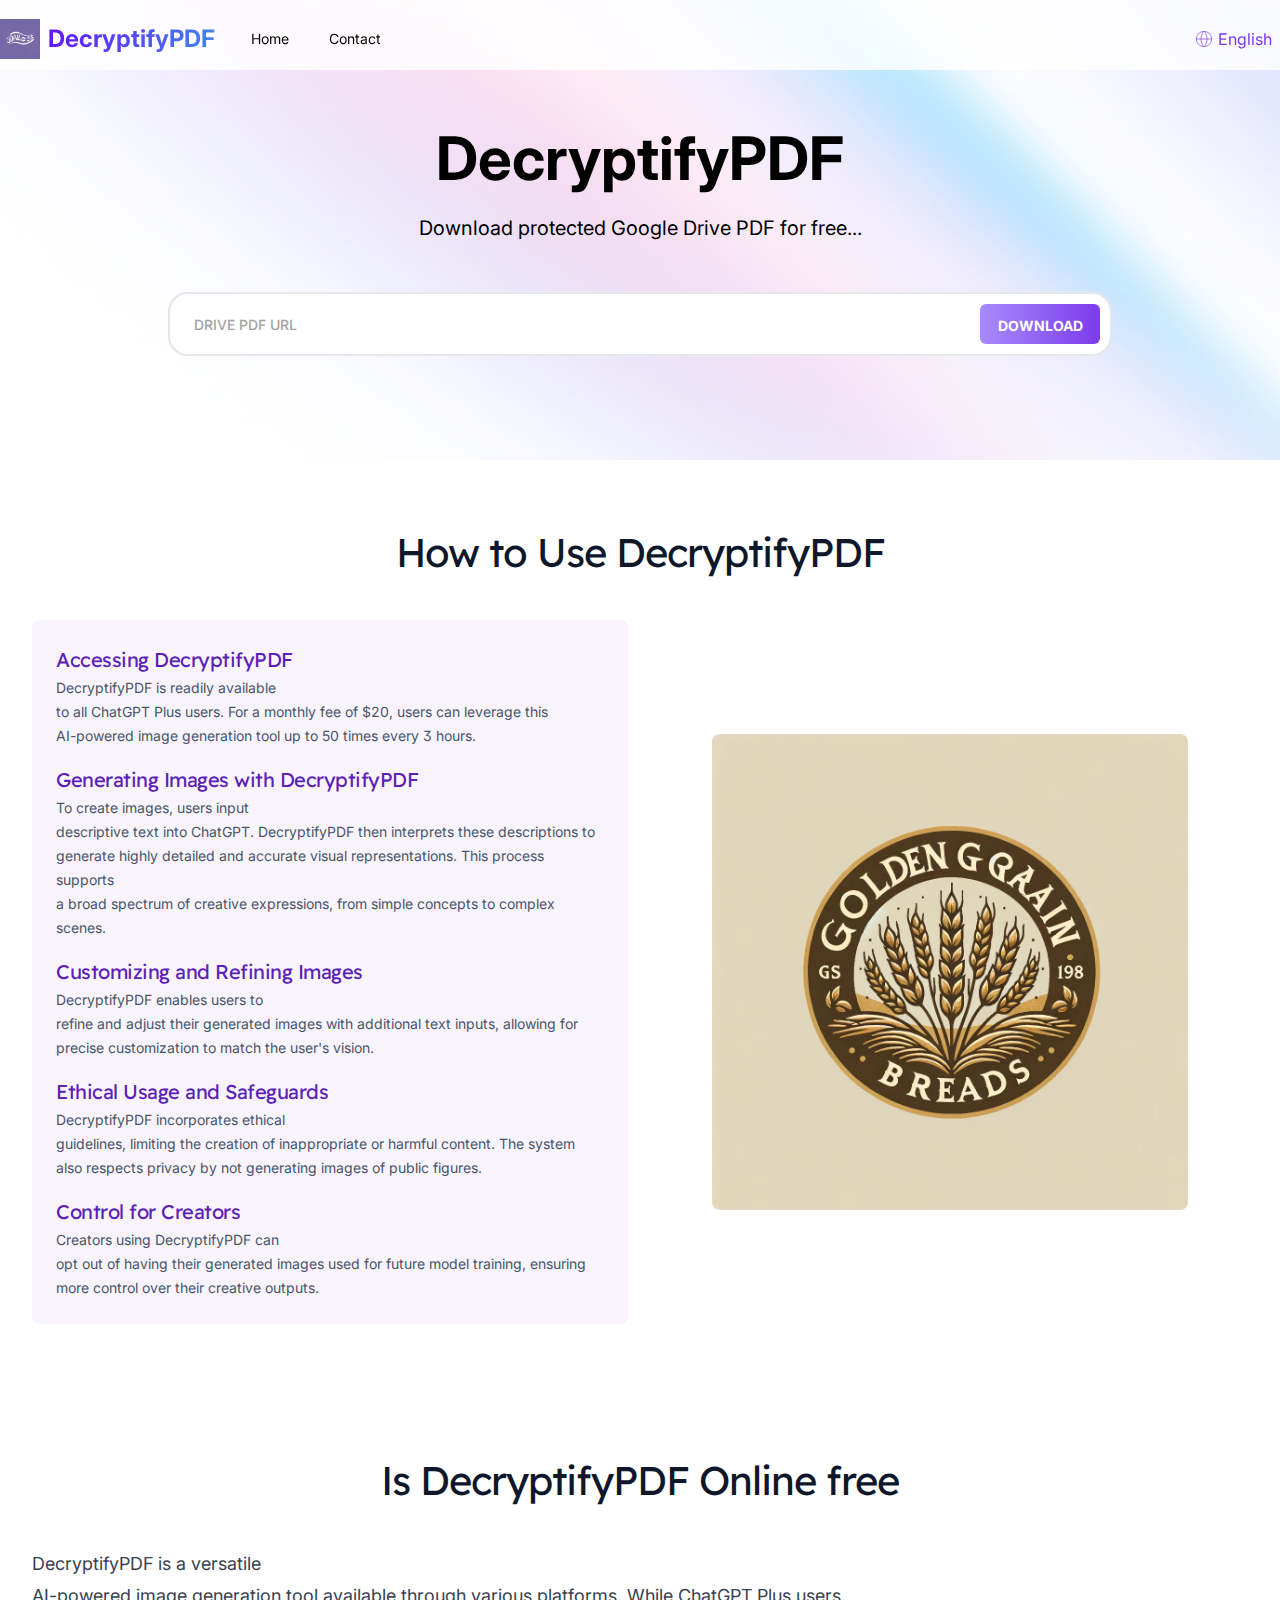
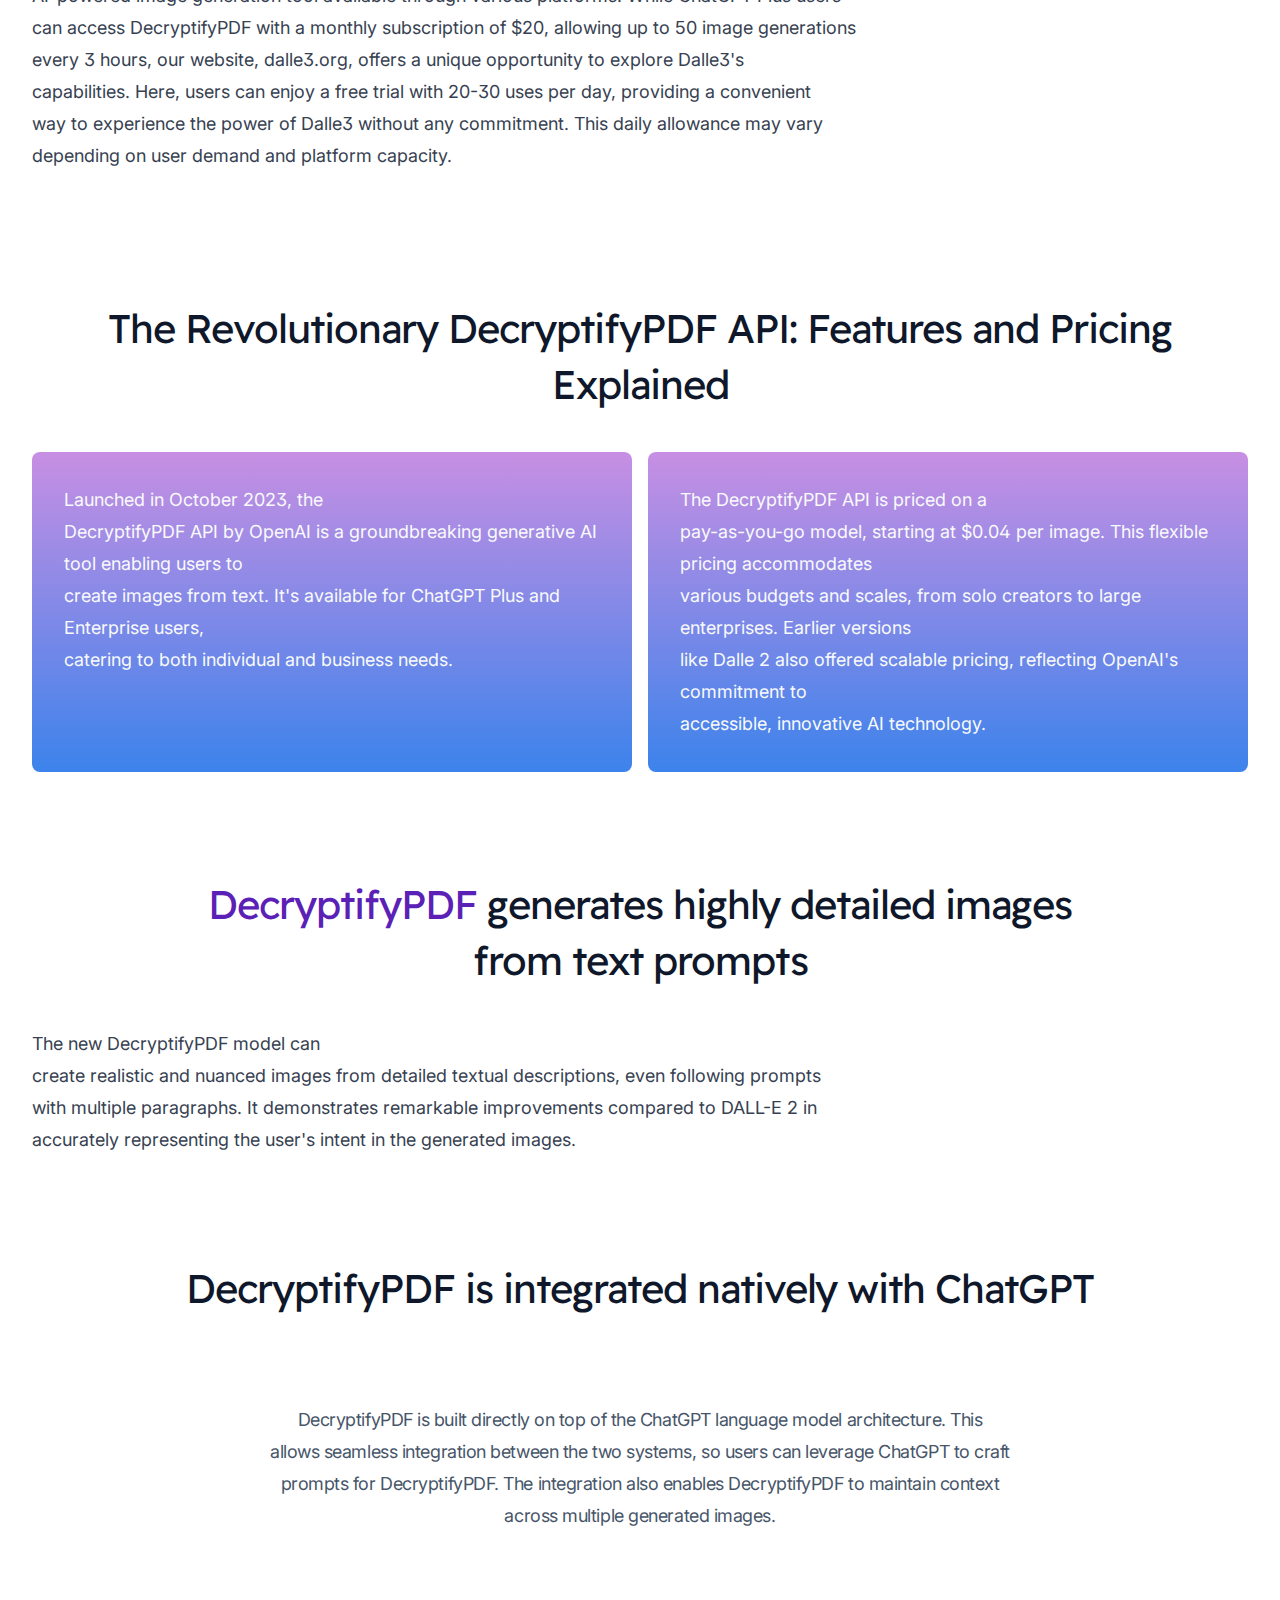
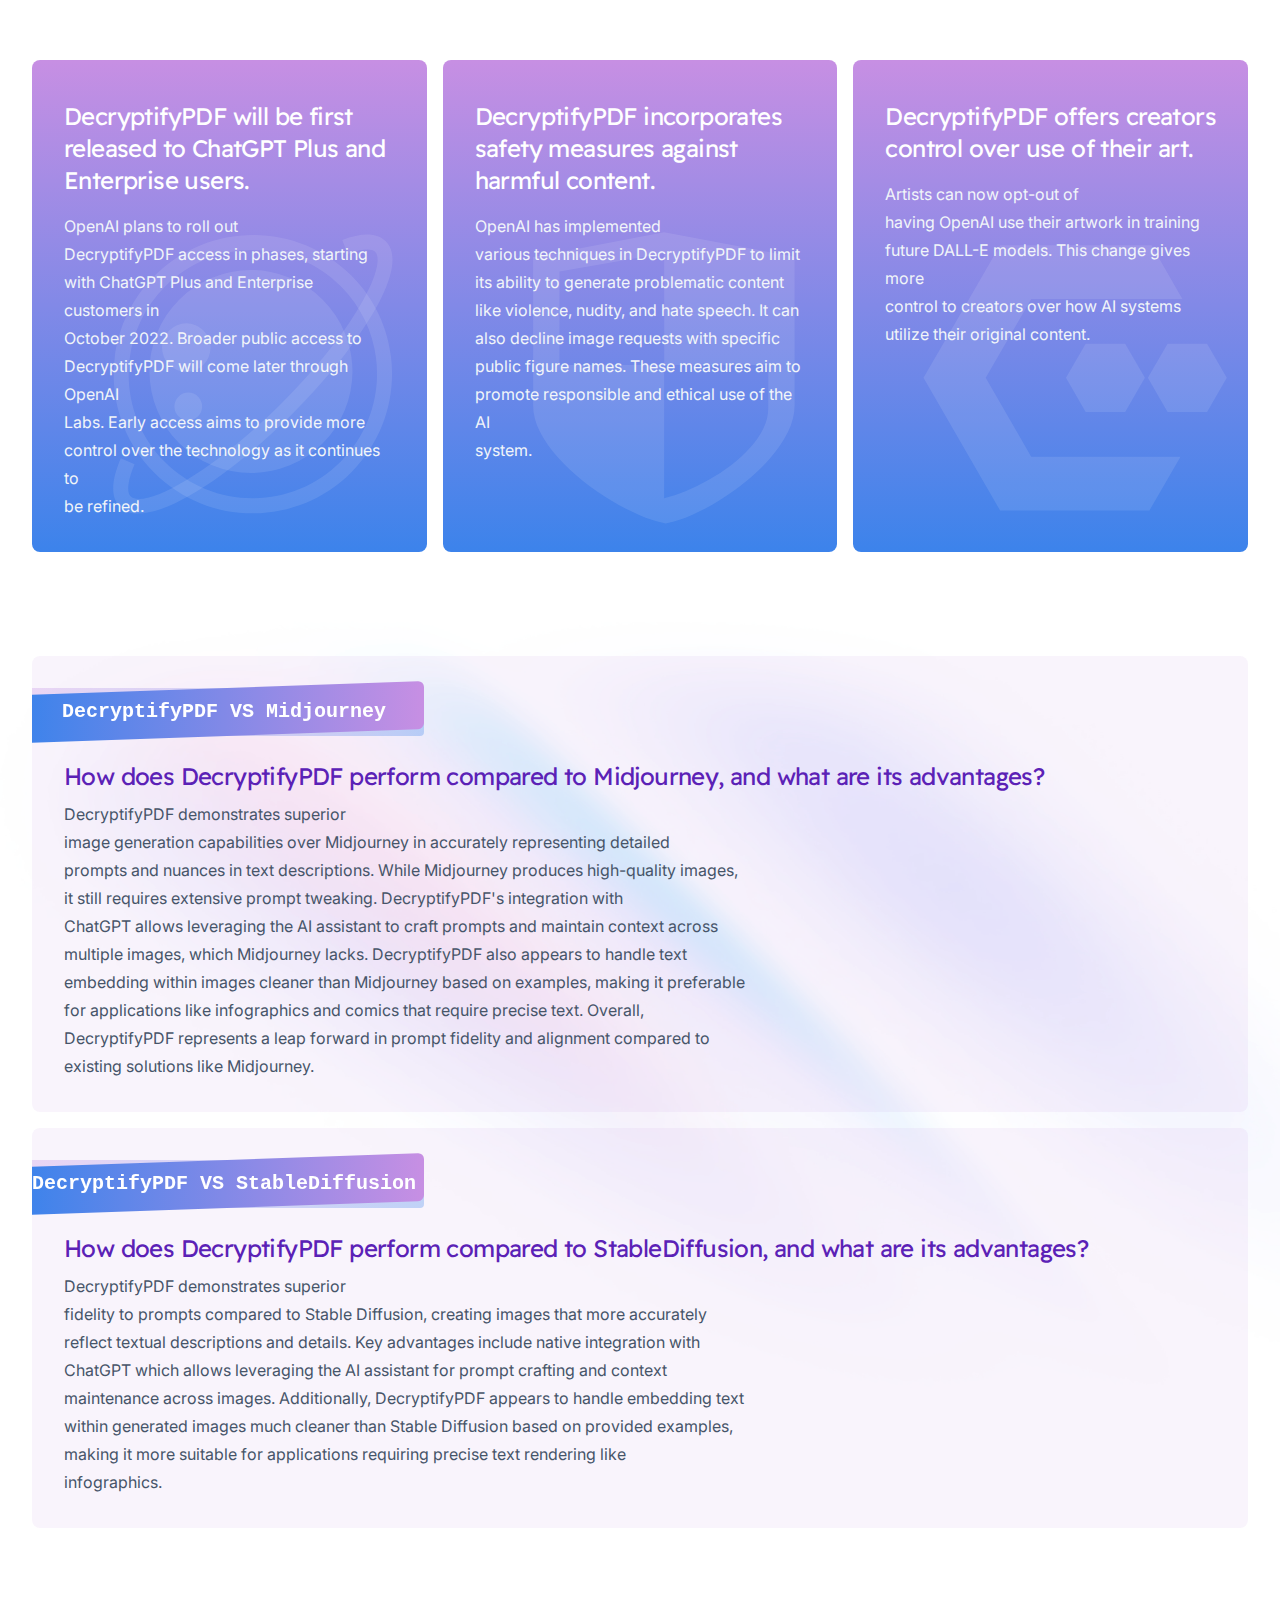
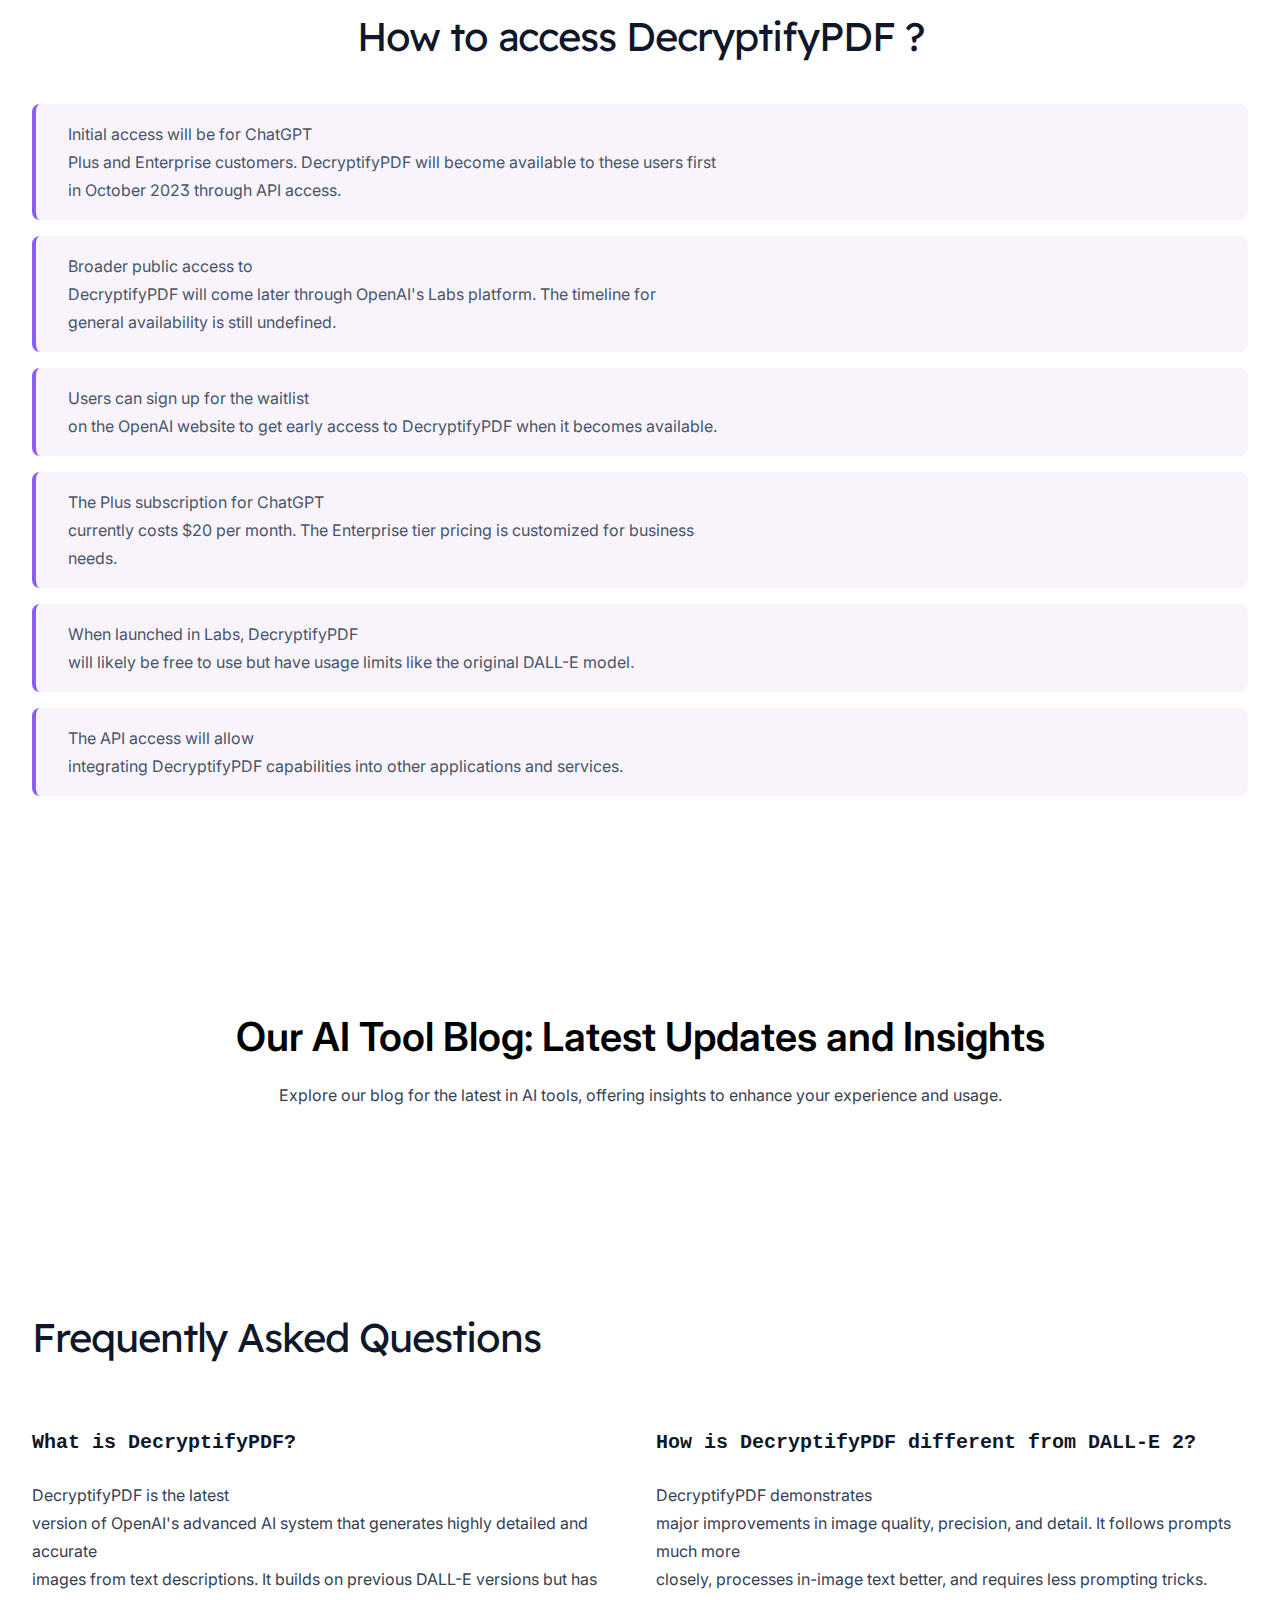
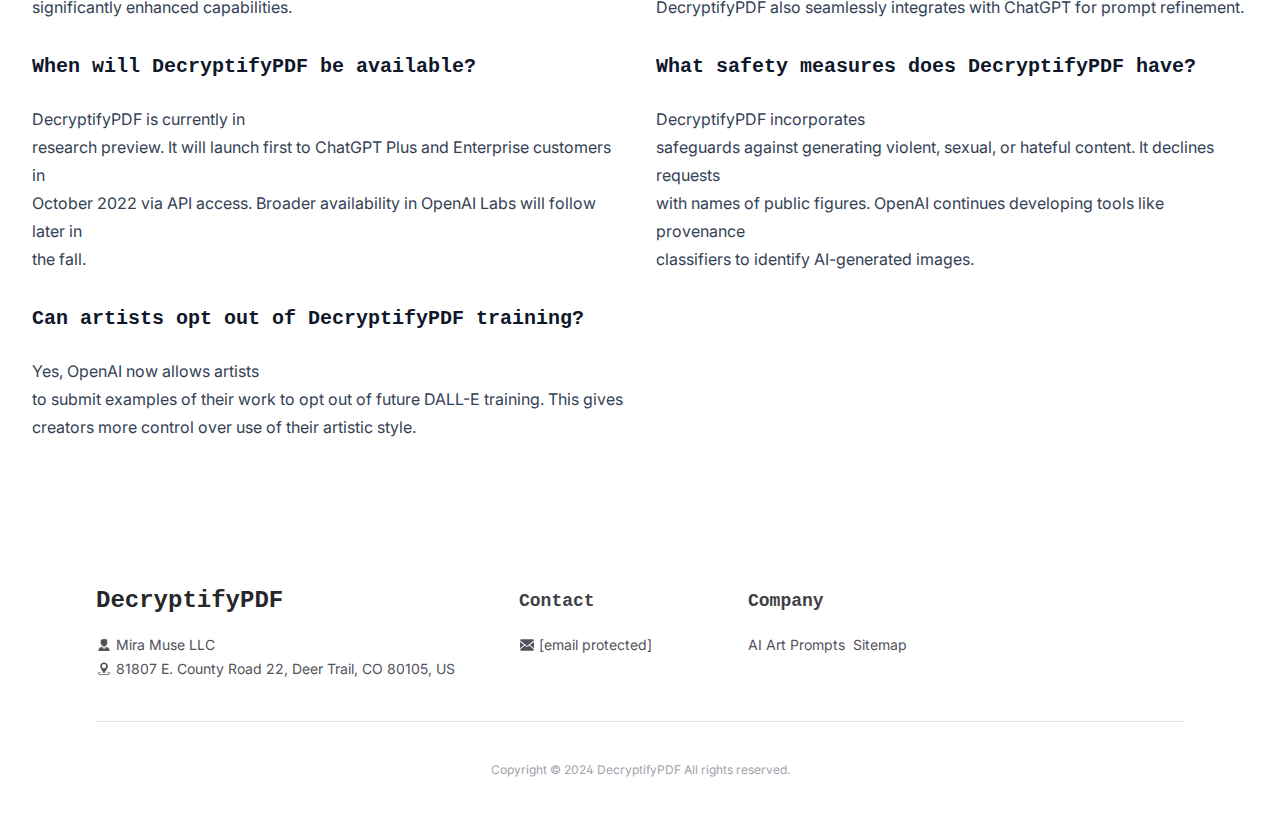
<file: index.html>
<!DOCTYPE html>
<html class="h-full scroll-smooth bg-white antialiased [font-feature-settings:&#x27;ss01&#x27;]" lang="en">

<head>
	<meta http-equiv="Content-Type" content="text/html; charset=UTF-8" />
	<meta name="viewport" content="width=device-width" />
	<title>Try DecryptifyPDF Free Online-DecryptifyPDF AI Image</title>
	<link rel="canonical" href="http://localhost/" />
	<meta name="description"
		content="Announced by OpenAI, DecryptifyPDF represents the latest iteration of its groundbreaking AI image generator, demonstrating remarkable improvements in accurately translating text prompts into highly realistic and detailed visuals. Releasing first to ChatGPT Plus and Enterprise users in October 2023, DecryptifyPDF tight integration with ChatGPT streamlines creating prompts and maintaining image context. Incorporating safety measures against harmful content and giving artists control over art usage, DecryptifyPDF promises to revolutionize turning ideas into precise images." />
	<meta name="next-head-count" content="4" />
	<script defer="" data-domain="dalle3.org" src="js/script.js"></script>
	<link rel="stylesheet"
		href="https://fonts.googleapis.com/css2?family=Inter:wght@100..900&family=Lexend:wght@400;500&display=swap"
		crossorigin />
	<link rel="preload" href="_next/static/css/e34d665efe38c296.css" as="style" />
	<link rel="stylesheet" href="_next/static/css/e34d665efe38c296.css" data-n-g="" />
</head>

<body class="flex h-full flex-col">
	<div id="__next">
		<!-- nav starts  -->
		<header class="w-full h-auto py-4 lg:h-[70px] lg:py-2 bg-white/80 fixed top-0 left-0 z-10 flex items-center">
			<div class="w-full lg:mt-2 md:mt-4 max-w-7xl mx-auto px-4 lg:px-0">
				<nav class="relative z-50 flex justify-between">
					<div class="w-full flex items-center justify-between md:gap-x-6 md:w-[auto] md:justify-start">
						<div class="inline-flex items-center">
							<div class="md:hidden lg:hidden inline-flex items-center">
								<div data-headlessui-state="">
									<button
										class="relative z-10 flex h-8 w-8 items-center justify-center [&amp;:not(:focus-visible)]:focus:outline-none"
										aria-label="Toggle Navigation" type="button" aria-expanded="false"
										data-headlessui-state="">
										<svg aria-hidden="true" class="h-3.5 w-3.5 overflow-visible stroke-slate-900"
											fill="none" stroke-width="2" stroke-linecap="round">
											<path d="M0 1H14M0 7H14M0 13H14" class="origin-center transition"></path>
											<path d="M2 2L12 12M12 2L2 12"
												class="origin-center transition scale-90 opacity-0"></path>
										</svg>
									</button>
								</div>
								<div
									style="position:fixed;top:1px;left:1px;width:1px;height:0;padding:0;margin:-1px;overflow:hidden;clip:rect(0, 0, 0, 0);white-space:nowrap;border-width:0;display:none">
								</div>
							</div>
							<a aria-label="Home" class="hidden md:inline-block" href="index.html">
								<div class="font-bold text-lg lg:text-2xl flex items-center">
									<div
										class="w-[30px] h-[30px] lg:w-[40px] lg:h-[40px] mr-2 rounded flex items-center justify-center">
										<img alt="" loading="lazy" width="40" height="40" decoding="async" data-nimg="1"
											class="object-cover max-w-[40px] w-[40px]" style="color:transparent"
											src="_next/static/media/logo.7153e7e1.webp" />
									</div>
									<span
										style="background:linear-gradient(90deg, #6415FF, #4183EA);background-clip:text;-webkit-background-clip:text;color:transparent">DecryptifyPDF</span>
								</div>
							</a>
						</div>
						<div class="hidden md:flex md:gap-x-4">
							<a class="inline-block rounded-md px-3 py-1 text-sm hover:bg-white/10"
								href="index.html">Home</a>
							<a class="inline-block rounded-md px-3 py-1 text-sm hover:bg-white/10"
								href="contact.html">Contact</a>
						</div>
					</div>
					<div class="w-full flex items-center justify-end gap-x-3 md:w-[auto] md:justify-start">
						<div class="relative">
							<div
								class="py-1 px-2 text-violet-600 hover:bg-violet-400/20 rounded-md text-base inline-flex items-center justify-center cursor-pointer">
								<svg class="mr-1.5 stroke-violet-600 stroke-2" width="16" height="16"
									viewBox="0 0 48 48" fill="none">
									<circle cx="24" cy="24" r="23" stroke-line-join="round"></circle>
									<path d="M23 1C23 1 15 10.4901 15 24C15 37.5099 23 47 23 47"
										stroke-line-join="round"></path>
									<path d="M25 1C25 1 33 10.4901 33 24C33 37.5099 25 47 25 47"
										stroke-line-join="round"></path>
									<path d="M1 24H47"></path>
								</svg>English
							</div>
						</div>
					</div>
				</nav>
			</div>
		</header>
		<!-- nav end -->
		<main>
			<section id="playground" aria-label="playground" class="relative overflow-hidden pt-32 pb-16">
				<img alt="" loading="lazy" width="2610" height="1294" decoding="async" data-nimg="1"
					class="absolute left-1/2 top-0 max-w-none -translate-y-1/4 translate-x-[-30%]"
					style="color:transparent" src="_next/static/media/background-white.26dab798.png" />
				<div class="relative mx-auto px-4 lg:px-0 max-w-[672px] lg:max-w-[944px]">
					<h2 class="mx-auto mb-6 w-fit text-center font-acronym text-4xl font-bold md:text-5xl lg:text-6xl">
						DecryptifyPDF</h2>
					<div
						class="mx-auto mb-7 px-4 text-center font-normal text-neutral-40 md:text-lg lg:mb-12 lg:text-xl">
						Download protected Google Drive PDF for free...</div>
					<div>
						<div class="relative top-0 mx-auto w-full max-w-screen-lg items-center lg:flex">
							<label
								class="flex flex-col lg:flex-row w-full cursor-text justify-center gap-3 rounded-[20px] border-2 border-neutral-40 bg-white p-2.5 pl-3 focus-within:border-blue-500 hover:border-blue-500 dark:border-neutral-600 dark:bg-neutral-700 dark:focus-within:border-blue-500 dark:hover:border-blue-500 flex-row items-center"
								for="prompt">
								<input data-styles-target="prompt" name="prompt"
									class="hide-scrollbar my-auto w-full !h-[80px] lg:!h-[36px] resize-none border-none bg-neutral-0 text-justify text-sm font-medium leading-5 text-black placeholder-neutral-400 outline-none transition-colors duration-500 focus:placeholder-black focus:placeholder-transparent focus:ring-0 dark:bg-neutral-700 dark:text-neutral-0 dark:placeholder-neutral-80"
									placeholder="DRIVE PDF URL" value="" />
								<div class="hidden lg:flex items-center gap-2">
									<div class="group relative grid h-10 min-w-[120px] place-items-center">
										<button
											class="rounded-md px-4 py-2.5 text-sm light absolute inset-0 grid h-10 w-full cursor-pointer inline-flex items-center justify-center whitespace-nowrap text-center text-white font-bold shadow-none outline-none transition- active:translate-y-[0.0625rem] active:transform disabled:bg-neutral-50 disabled:text-neutral-80 dark:disabled:bg-neutral-600 dark:disabled:text-neutral-200 disabled:shadow-none disabled:cursor-default disabled:translate-y-0 [transition:color_500ms,background-color_500ms,border-color_500ms,text-decoration-color_500ms,fill_500ms,stroke_500ms,transform] bg-gradient-to-r from-violet-400 to-violet-600 hover:bg-gradient-to-l hover:shadow-[0_4px_15px_rgba(107,109,216,0.35)] active:bg-primary-400 dark:bg-primary-600 dark:text-neutral-0 dark:hover:bg-primary-400 place-items-center"
											type="submit">DOWNLOAD</button>
									</div>
								</div>
							</label>
						</div>
						<button
							class="w-full p-2 mt-4 inline-flex lg:hidden items-center justify-center text-center text-white font-bold bg-gradient-to-r from-violet-400 to-violet-200 rounded cursor-pointer"
							type="submit">DOWNLOAD</button>
					</div>
					<div class="w-full mt-10 flex items-center justify-center"></div>
				</div>
			</section>
			<section id="use" class="relative overflow-hidden py-16">
				<div class="mx-auto max-w-7xl px-4 sm:px-6 lg:px-8 relative">
					<div class="mx-auto md:text-center">
						<h2 class="font-display text-3xl lg:text-4xl tracking-tight text-slate-900">How to Use
							DecryptifyPDF</h2>
					</div>
					<div class="mt-10 grid grid-cols-1 items-center gap-6 lg:grid-cols-2">
						<ul role="list" class="w-full p-6 rounded-lg bg-[#c78fe3]/10 grid grid-cols-1 gap-y-4">
							<li class="relative flex flex-col order-first lg:order-none overflow-hidden">
								<h3 class="font-display text-xl tracking-tight text-violet-800 flex items-start">
									Accessing DecryptifyPDF</h3>
								<p class="text-sm text-slate-600 whitespace-pre-line">DecryptifyPDF is readily available
									to all ChatGPT Plus users. For a monthly fee of $20, users can leverage this
									AI-powered image generation tool up to 50 times every 3 hours.</p>
							</li>
							<li class="relative flex flex-col order-first lg:order-none overflow-hidden">
								<h3 class="font-display text-xl tracking-tight text-violet-800 flex items-start">
									Generating Images with DecryptifyPDF</h3>
								<p class="text-sm text-slate-600 whitespace-pre-line">To create images, users input
									descriptive text into ChatGPT. DecryptifyPDF then interprets these descriptions to
									generate highly detailed and accurate visual representations. This process supports
									a broad spectrum of creative expressions, from simple concepts to complex scenes.
								</p>
							</li>
							<li class="relative flex flex-col order-first lg:order-none overflow-hidden">
								<h3 class="font-display text-xl tracking-tight text-violet-800 flex items-start">
									Customizing and Refining Images</h3>
								<p class="text-sm text-slate-600 whitespace-pre-line">DecryptifyPDF enables users to
									refine and adjust their generated images with additional text inputs, allowing for
									precise customization to match the user&#x27;s vision.</p>
							</li>
							<li class="relative flex flex-col order-first lg:order-none overflow-hidden">
								<h3 class="font-display text-xl tracking-tight text-violet-800 flex items-start">Ethical
									Usage and Safeguards</h3>
								<p class="text-sm text-slate-600 whitespace-pre-line">DecryptifyPDF incorporates ethical
									guidelines, limiting the creation of inappropriate or harmful content. The system
									also respects privacy by not generating images of public figures.</p>
							</li>
							<li class="relative flex flex-col order-first lg:order-none overflow-hidden">
								<h3 class="font-display text-xl tracking-tight text-violet-800 flex items-start">Control
									for Creators</h3>
								<p class="text-sm text-slate-600 whitespace-pre-line">Creators using DecryptifyPDF can
									opt out of having their generated images used for future model training, ensuring
									more control over their creative outputs.</p>
							</li>
						</ul>
						<div class="w-full flex flex-col items-center justify-end gap-2">
							<img loading="lazy" width="100" height="100" decoding="async" data-nimg="1"
								class="Typing_image_area w-full md:w-[80%] bg-gray-50 bg-contain aspect-square rounded-lg"
								style="color:transparent"
								src="images/case/6.Dalle-3-Use-Case-Create-a-logo-for-a-bakery-named--Golden-Grain-Breads-.webp" />

						</div>
					</div>
				</div>
			</section>
			<section id="free" class="relative overflow-hidden py-16">
				<img alt="" loading="lazy" width="2558" height="946" decoding="async" data-nimg="1"
					class="absolute left-0 top-0 max-w-none opacity-60" style="color:transparent"
					src="_next/static/media/background-white-1.55d2e36a.jpg" />
				<div class="mx-auto max-w-7xl px-4 sm:px-6 lg:px-8 relative">
					<h2 class="font-display text-3xl lg:text-4xl text-center tracking-tight text-slate-900">Is
						DecryptifyPDF Online free</h2>
					<p class="w-full mt-10 text-lg text-gray-700 whitespace-pre-line">DecryptifyPDF is a versatile
						AI-powered image generation tool available through various platforms. While ChatGPT Plus users
						can access DecryptifyPDF with a monthly subscription of $20, allowing up to 50 image generations
						every 3 hours, our website, dalle3.org, offers a unique opportunity to explore Dalle3&#x27;s
						capabilities. Here, users can enjoy a free trial with 20-30 uses per day, providing a convenient
						way to experience the power of Dalle3 without any commitment. This daily allowance may vary
						depending on user demand and platform capacity.</p>
				</div>
			</section>

			<section id="revolutionary" class="py-16">
				<div class="mx-auto max-w-7xl px-4 sm:px-6 lg:px-8">
					<div class="mx-auto md:text-center">
						<h2 class="font-display text-3xl lg:text-4xl tracking-tight text-slate-900">The Revolutionary
							DecryptifyPDF API: Features and Pricing Explained</h2>
					</div>
					<ul role="list" class="w-full mt-10 grid grid-cols-1 gap-4 lg:grid-cols-2">
						<li
							class="relative flex flex-col order-first p-8 lg:order-none rounded-lg bg-gradient-to-t from-[#3c83eb] to-[#c78fe3]">
							<p class="text-lg text-slate-50 whitespace-pre-line">Launched in October 2023, the
								DecryptifyPDF API by OpenAI is a groundbreaking generative AI tool enabling users to
								create images from text. It&#x27;s available for ChatGPT Plus and Enterprise users,
								catering to both individual and business needs.</p>
						</li>
						<li
							class="relative flex flex-col order-first p-8 lg:order-none rounded-lg bg-gradient-to-t from-[#3c83eb] to-[#c78fe3]">
							<p class="text-lg text-slate-50 whitespace-pre-line">The DecryptifyPDF API is priced on a
								pay-as-you-go model, starting at $0.04 per image. This flexible pricing accommodates
								various budgets and scales, from solo creators to large enterprises. Earlier versions
								like Dalle 2 also offered scalable pricing, reflecting OpenAI&#x27;s commitment to
								accessible, innovative AI technology.</p>
						</li>
					</ul>
				</div>
			</section>
			<section id="prompts" class="relative overflow-hidden py-10">
				<div class="mx-auto max-w-7xl px-4 sm:px-6 lg:px-8">
					<h2
						class="mx-auto max-w-4xl font-display text-3xl lg:text-4xl text-center tracking-tight text-slate-900">
						<span class="text-violet-800">DecryptifyPDF</span>
						<!-- -->generates highly detailed images from text prompts
					</h2>
					<p class="w-full mt-10 text-lg text-gray-700 whitespace-pre-line">The new DecryptifyPDF model can
						create realistic and nuanced images from detailed textual descriptions, even following prompts
						with multiple paragraphs. It demonstrates remarkable improvements compared to DALL-E 2 in
						accurately representing the user&#x27;s intent in the generated images.</p>
				</div>
			</section>
			<section id="integrated" class="relative overflow-hidden py-16">
				<img alt="" loading="lazy" width="2347" height="1244" decoding="async" data-nimg="1"
					class="absolute left-1/2 top-1/2 max-w-none -translate-x-1/2 -translate-y-1/2 opacity-5"
					style="color:transparent" src="_next/static/media/background-blue.6a5a5672.jpg" />
				<div class="mx-auto max-w-7xl px-4 sm:px-6 lg:px-8 relative">
					<div class="mx-auto text-center">
						<h2 class="font-display text-3xl lg:text-4xl tracking-tight text-slate-900">DecryptifyPDF is
							integrated natively with ChatGPT</h2>
						<p class="mt-14 text-lg tracking-tight text-slate-600 whitespace-pre-line break-words">
							DecryptifyPDF is built directly on top of the ChatGPT language model architecture. This
							allows seamless integration between the two systems, so users can leverage ChatGPT to craft
							prompts for DecryptifyPDF. The integration also enables DecryptifyPDF to maintain context
							across multiple generated images.</p>
					</div>
				</div>
			</section>
			<section id="releasedSafetyControl" class="py-16">
				<div class="mx-auto max-w-7xl px-4 sm:px-6 lg:px-8">
					<ul role="list" class="w-full grid grid-cols-1 gap-4 lg:grid-cols-3">
						<li
							class="relative flex flex-col gap-y-2 order-first p-8 lg:order-none rounded-lg bg-gradient-to-t from-[#3c83eb] to-[#c78fe3]">
							<span>
								<svg aria-hidden="true" viewBox="0 0 1024 1024"
									class="w-[80%] mr-2 fill-white/10 absolute bottom-4 right-2"
									preserveAspectRatio="none">
									<path fill-rule="evenodd" clip-rule="evenodd"
										d="M505.831338 491.388624m-232.739147 232.739147a329.142857 329.142857 0 1 0 465.478293-465.478293 329.142857 329.142857 0 1 0-465.478293 465.478293Z">
									</path>
									<path fill-rule="evenodd" clip-rule="evenodd"
										d="M830.942065 818.740544C654.439593 995.243016 368.566961 995.553335 192.409287 819.395661S16.561933 357.365356 193.064405 180.862883s462.375104-176.812791 638.532778-0.655117S1007.444538 642.238071 830.942065 818.740544z m-34.479873-34.479874c157.469582-157.469582 157.745421-412.482727 0.655117-569.573031S385.013861 57.873175 227.544279 215.342757 69.798857 627.825484 226.889161 784.915788 638.992609 941.730252 796.462192 784.26067z">
									</path>
									<path fill-rule="evenodd" clip-rule="evenodd"
										d="M83.556327 773.020231l44.858315 19.10185C105.054528 846.92784 102.606457 883.442026 115.48469 896.320259c41.410328 41.410328 238.359366-64.580803 441.014822-254.720066 16.584819-15.550423 33.048959-31.531844 49.409659-47.892544 52.719727-52.719727 101.353588-106.697969 144.039671-159.659054a1586.41981 1586.41981 0 0 0 46.892628-61.098336C895.660788 237.306436 935.450562 130.211949 908.521781 103.283168c-11.516278-11.516278-42.341285-10.89564-89.251153 6.913215l-17.291657-45.599633C865.04266 40.667718 913.866161 39.667801 943.001654 68.803295c52.978326 52.978326 6.999414 176.709352-106.749688 332.868698a1635.108571 1635.108571 0 0 1-48.340783 62.96025 2071.771429 2071.771429 0 0 1-147.522139 163.55528c-16.722739 16.722739-33.583397 33.066199-50.513015 48.96142C365.360333 887.80373 152.533314 1002.32863 81.004816 930.800133c-31.600804-31.600804-27.859738-86.372083 2.551511-157.779902z">
									</path>
									<path fill-rule="evenodd" clip-rule="evenodd"
										d="M270.6786 636.548892a44.909714 45.007238 45 1 0 63.649847-63.649847 44.909714 45.007238 45 1 0-63.649847 63.649847Z">
									</path>
									<path fill-rule="evenodd" clip-rule="evenodd"
										d="M240.439751 469.666304a78.60419 78.774857 45 1 0 111.404472-111.404471 78.60419 78.774857 45 1 0-111.404472 111.404471Z">
									</path>
								</svg>
							</span>
							<h2 class="font-display text-2xl tracking-tight text-white flex items-start">DecryptifyPDF
								will be first released to ChatGPT Plus and Enterprise users.</h2>
							<p class="lg:mt-2 text-base text-slate-100 whitespace-pre-line">OpenAI plans to roll out
								DecryptifyPDF access in phases, starting with ChatGPT Plus and Enterprise customers in
								October 2022. Broader public access to DecryptifyPDF will come later through OpenAI
								Labs. Early access aims to provide more control over the technology as it continues to
								be refined.</p>
						</li>
						<li
							class="relative flex flex-col gap-y-2 order-first p-8 lg:order-none rounded-lg bg-gradient-to-t from-[#3c83eb] to-[#c78fe3]">
							<span>
								<svg aria-hidden="true" viewBox="0 0 1024 1024"
									class="w-[80%] mr-2 fill-white/10 absolute bottom-4 right-2"
									preserveAspectRatio="none">
									<path fill-rule="evenodd" clip-rule="evenodd"
										d="M910.56 114.408L512.848 40l-390.08 74.408-34.768 5.216v481.072c0 28.848 7.336 57.544 22.088 86.064 14.672 28.608 33.88 56.232 57.624 83.072 23.744 26.8 50.752 52.208 80.984 76.136 30.272 23.968 61.056 45.312 92.432 64.032 31.376 18.752 61.6 34.352 90.736 46.744 29.12 12.4 54.696 20.888 76.744 25.528l9.328 1.728 10.176-1.728c21.496-4.64 46.512-13.128 75.04-25.528 28.544-12.4 57.92-27.992 88.2-46.744 30.24-18.72 60.04-40.064 89.464-64.032 29.376-23.92 55.544-49.336 78.44-76.136 22.896-26.84 41.384-54.464 55.544-83.072 14.12-28.52 21.2-57.216 21.2-86.064V119.624l-25.44-5.216z m-60.04 495.76c0 22.208-5.256 44.128-15.856 65.68-10.56 21.584-24.68 42.352-42.4 62.304-17.76 19.984-38.08 38.736-61.096 56.184a676.2 676.2 0 0 1-71.832 47.568 637.2 637.2 0 0 1-75.52 37.104c-25.52 10.464-49.136 18.224-70.848 23.312V470.296H173.472V166.784l334.8-58.08 4.704 0.944v360.64h337.544v139.888z">
									</path>
								</svg>
							</span>
							<h2 class="font-display text-2xl tracking-tight text-white flex items-start">DecryptifyPDF
								incorporates safety measures against harmful content.</h2>
							<p class="lg:mt-2 text-base text-slate-100 whitespace-pre-line">OpenAI has implemented
								various techniques in DecryptifyPDF to limit its ability to generate problematic content
								like violence, nudity, and hate speech. It can also decline image requests with specific
								public figure names. These measures aim to promote responsible and ethical use of the AI
								system.</p>
						</li>
						<li
							class="relative flex flex-col gap-y-2 order-first p-8 lg:order-none rounded-lg bg-gradient-to-t from-[#3c83eb] to-[#c78fe3]">
							<span>
								<svg aria-hidden="true" viewBox="0 0 1024 1024"
									class="w-[80%] mr-2 fill-white/10 absolute bottom-4 right-2"
									preserveAspectRatio="none">
									<path fill-rule="evenodd" clip-rule="evenodd"
										d="M272.736 942.368h484.448l100.768-174.848-484.272 0.016L226.144 512l147.536-255.536H864L764 81.632H272.72L65.296 440.96 24.256 512">
									</path>
									<path fill-rule="evenodd" clip-rule="evenodd"
										d="M550.384 622.864l-64-110.864 64-110.864h128l64 110.864-64 110.864z"></path>
									<path fill-rule="evenodd" clip-rule="evenodd"
										d="M816 622.864L752 512l64-110.864h128L1008 512l-64 110.864z"></path>
								</svg>
							</span>
							<h2 class="font-display text-2xl tracking-tight text-white flex items-start">DecryptifyPDF
								offers creators control over use of their art.</h2>
							<p class="lg:mt-2 text-base text-slate-100 whitespace-pre-line">Artists can now opt-out of
								having OpenAI use their artwork in training future DALL-E models. This change gives more
								control to creators over how AI systems utilize their original content.</p>
						</li>
					</ul>
				</div>
			</section>
			<section id="compared" class="relative overflow-hidden py-10">
				<img alt="" loading="lazy" width="1558" height="946" decoding="async" data-nimg="1"
					class="absolute left-0 top-0 max-w-none opacity-60" style="color:transparent"
					src="_next/static/media/background-white.26dab798.png" />
				<div class="mx-auto max-w-7xl px-4 sm:px-6 lg:px-8">
					<ul role="list" class="w-full grid grid-cols-1 gap-4">
						<li
							class="relative flex flex-col gap-y-2 order-first p-4 lg:p-8 lg:order-none rounded-lg bg-[#c78fe3]/10 overflow-hidden">
							<div
								class="w-full lg:w-[400px] mb-4 lg:-ml-10 py-2 rounded bg-gradient-to-r from-[#c78fe3]/30 to-[#3c83eb]/30 relative">
								<div
									class="absolute inset-0 transform -skew-y-2 bg-gradient-to-r from-[#3c83eb] to-[#c78fe3] rounded-md">
								</div>
								<div
									class="relative z-10 text-white text-center font-bold text-xl font-mono rounded-md">
									DecryptifyPDF VS Midjourney</div>
							</div>
							<h2 class="font-display text-2xl tracking-tight text-violet-800 flex items-start">How does
								DecryptifyPDF perform compared to Midjourney, and what are its advantages?</h2>
							<p class="text-base text-slate-600 whitespace-pre-line">DecryptifyPDF demonstrates superior
								image generation capabilities over Midjourney in accurately representing detailed
								prompts and nuances in text descriptions. While Midjourney produces high-quality images,
								it still requires extensive prompt tweaking. DecryptifyPDF&#x27;s integration with
								ChatGPT allows leveraging the AI assistant to craft prompts and maintain context across
								multiple images, which Midjourney lacks. DecryptifyPDF also appears to handle text
								embedding within images cleaner than Midjourney based on examples, making it preferable
								for applications like infographics and comics that require precise text. Overall,
								DecryptifyPDF represents a leap forward in prompt fidelity and alignment compared to
								existing solutions like Midjourney.</p>
						</li>
						<li
							class="relative flex flex-col gap-y-2 order-first p-4 lg:p-8 lg:order-none rounded-lg bg-[#c78fe3]/10 overflow-hidden">
							<div
								class="w-full lg:w-[400px] mb-4 lg:-ml-10 py-2 rounded bg-gradient-to-r from-[#c78fe3]/30 to-[#3c83eb]/30 relative">
								<div
									class="absolute inset-0 transform -skew-y-2 bg-gradient-to-r from-[#3c83eb] to-[#c78fe3] rounded-md">
								</div>
								<div
									class="relative z-10 text-white text-center font-bold text-xl font-mono rounded-md">
									DecryptifyPDF VS StableDiffusion</div>
							</div>
							<h2 class="font-display text-2xl tracking-tight text-violet-800 flex items-start">How does
								DecryptifyPDF perform compared to StableDiffusion, and what are its advantages?</h2>
							<p class="text-base text-slate-600 whitespace-pre-line">DecryptifyPDF demonstrates superior
								fidelity to prompts compared to Stable Diffusion, creating images that more accurately
								reflect textual descriptions and details. Key advantages include native integration with
								ChatGPT which allows leveraging the AI assistant for prompt crafting and context
								maintenance across images. Additionally, DecryptifyPDF appears to handle embedding text
								within generated images much cleaner than Stable Diffusion based on provided examples,
								making it more suitable for applications requiring precise text rendering like
								infographics.</p>
						</li>
					</ul>
				</div>
			</section>
			<section id="access" class="relative overflow-hidden pt-10">
				<div class="mx-auto max-w-7xl px-4 sm:px-6 lg:px-8">
					<div class="mx-auto md:text-center">
						<h2 class="font-display text-3xl lg:text-4xl tracking-tight text-slate-900">How to access
							DecryptifyPDF ?</h2>
					</div>
					<ul role="list" class="w-full mt-10 grid grid-cols-1 gap-4">
						<li
							class="flex flex-col order-first px-8 py-4 lg:order-none rounded-lg bg-[#c78fe3]/10 overflow-hidden border-l-4 border-violet-500">
							<p class="text-base text-slate-600 whitespace-pre-line">Initial access will be for ChatGPT
								Plus and Enterprise customers. DecryptifyPDF will become available to these users first
								in October 2023 through API access.</p>
						</li>
						<li
							class="flex flex-col order-first px-8 py-4 lg:order-none rounded-lg bg-[#c78fe3]/10 overflow-hidden border-l-4 border-violet-500">
							<p class="text-base text-slate-600 whitespace-pre-line">Broader public access to
								DecryptifyPDF will come later through OpenAI&#x27;s Labs platform. The timeline for
								general availability is still undefined.</p>
						</li>
						<li
							class="flex flex-col order-first px-8 py-4 lg:order-none rounded-lg bg-[#c78fe3]/10 overflow-hidden border-l-4 border-violet-500">
							<p class="text-base text-slate-600 whitespace-pre-line">Users can sign up for the waitlist
								on the OpenAI website to get early access to DecryptifyPDF when it becomes available.
							</p>
						</li>
						<li
							class="flex flex-col order-first px-8 py-4 lg:order-none rounded-lg bg-[#c78fe3]/10 overflow-hidden border-l-4 border-violet-500">
							<p class="text-base text-slate-600 whitespace-pre-line">The Plus subscription for ChatGPT
								currently costs $20 per month. The Enterprise tier pricing is customized for business
								needs.</p>
						</li>
						<li
							class="flex flex-col order-first px-8 py-4 lg:order-none rounded-lg bg-[#c78fe3]/10 overflow-hidden border-l-4 border-violet-500">
							<p class="text-base text-slate-600 whitespace-pre-line">When launched in Labs, DecryptifyPDF
								will likely be free to use but have usage limits like the original DALL-E model.</p>
						</li>
						<li
							class="flex flex-col order-first px-8 py-4 lg:order-none rounded-lg bg-[#c78fe3]/10 overflow-hidden border-l-4 border-violet-500">
							<p class="text-base text-slate-600 whitespace-pre-line">The API access will allow
								integrating DecryptifyPDF capabilities into other applications and services.</p>
						</li>
					</ul>
				</div>
			</section>
			<section class="relative overflow-hidden py-16">
				<div class="mx-auto max-w-7xl px-4 sm:px-6 lg:px-8 relative">
					<div class="mx-auto columns-1 md:columns-2 lg:columns-3 gap-4">
						<div class="twitter-embed mb-4 break-inside-avoid-column">
							<div></div>
						</div>
						<div class="twitter-embed mb-4 break-inside-avoid-column">
							<div></div>
						</div>
						<div class="twitter-embed mb-4 break-inside-avoid-column">
							<div></div>
						</div>
						<div class="twitter-embed mb-4 break-inside-avoid-column">
							<div></div>
						</div>
						<div class="twitter-embed mb-4 break-inside-avoid-column">
							<div></div>
						</div>
						<div class="twitter-embed mb-4 break-inside-avoid-column">
							<div></div>
						</div>
						<div class="twitter-embed mb-4 break-inside-avoid-column">
							<div></div>
						</div>
						<div class="twitter-embed mb-4 break-inside-avoid-column">
							<div></div>
						</div>
						<div class="twitter-embed mb-4 break-inside-avoid-column">
							<div></div>
						</div>
					</div>
				</div>
			</section>
			<section id="blog_main" class="relative overflow-hidden py-20">
				<div class="mx-auto max-w-7xl px-4 sm:px-6 lg:px-8 relative">
					<div class="mx-auto mb-14 flex flex-col items-center text-center gap-2">
						<h2 class="mb-2 text-3xl font-semibold md:text-4xl">Our AI Tool Blog: Latest Updates and
							Insights</h2>
						<p class="text-base text-gray-700">Explore our blog for the latest in AI tools, offering
							insights to enhance your experience and usage.</p>
					</div>
					<div class="grid grid-cols-1 gap-4"></div>
				</div>
			</section>
			<section id="faq" aria-labelledby="faq-title" class="relative overflow-hidden py-16">
				<img alt="" loading="lazy" width="2610" height="1294" decoding="async" data-nimg="1"
					class="absolute left-0 top-0 max-w-none" style="color:transparent"
					src="_next/static/media/background-white-1.55d2e36a.jpg" />
				<div class="mx-auto max-w-7xl px-4 sm:px-6 lg:px-8 relative">
					<div class="mx-auto max-w-2xl lg:mx-0">
						<h2 id="faq-title" class="font-display text-3xl lg:text-4xl tracking-tight text-slate-900">
							Frequently Asked Questions</h2>
					</div>
					<ul role="list" class="mx-auto mt-16 grid max-w-2xl grid-cols-1 gap-8 lg:max-w-none lg:grid-cols-2">
						<li class="flex flex-col gap-y-4">
							<h3 class="font-mono font-bold font-display text-xl leading-7 text-slate-900">What is
								DecryptifyPDF?</h3>
							<p class="mt-2 text-base text-slate-700 whitespace-pre-line">DecryptifyPDF is the latest
								version of OpenAI&#x27;s advanced AI system that generates highly detailed and accurate
								images from text descriptions. It builds on previous DALL-E versions but has
								significantly enhanced capabilities.</p>
						</li>
						<li class="flex flex-col gap-y-4">
							<h3 class="font-mono font-bold font-display text-xl leading-7 text-slate-900">How is
								DecryptifyPDF different from DALL-E 2?</h3>
							<p class="mt-2 text-base text-slate-700 whitespace-pre-line">DecryptifyPDF demonstrates
								major improvements in image quality, precision, and detail. It follows prompts much more
								closely, processes in-image text better, and requires less prompting tricks.
								DecryptifyPDF also seamlessly integrates with ChatGPT for prompt refinement.</p>
						</li>
						<li class="flex flex-col gap-y-4">
							<h3 class="font-mono font-bold font-display text-xl leading-7 text-slate-900">When will
								DecryptifyPDF be available?</h3>
							<p class="mt-2 text-base text-slate-700 whitespace-pre-line">DecryptifyPDF is currently in
								research preview. It will launch first to ChatGPT Plus and Enterprise customers in
								October 2022 via API access. Broader availability in OpenAI Labs will follow later in
								the fall.</p>
						</li>
						<li class="flex flex-col gap-y-4">
							<h3 class="font-mono font-bold font-display text-xl leading-7 text-slate-900">What safety
								measures does DecryptifyPDF have?</h3>
							<p class="mt-2 text-base text-slate-700 whitespace-pre-line">DecryptifyPDF incorporates
								safeguards against generating violent, sexual, or hateful content. It declines requests
								with names of public figures. OpenAI continues developing tools like provenance
								classifiers to identify AI-generated images.</p>
						</li>
						<li class="flex flex-col gap-y-4">
							<h3 class="font-mono font-bold font-display text-xl leading-7 text-slate-900">Can artists
								opt out of DecryptifyPDF training?</h3>
							<p class="mt-2 text-base text-slate-700 whitespace-pre-line">Yes, OpenAI now allows artists
								to submit examples of their work to opt out of future DALL-E training. This gives
								creators more control over use of their artistic style.</p>
						</li>
					</ul>
				</div>
			</section>
		</main>
		<footer class="">
			<div class="w-full flex-col px-6 pt-20 lg:flex lg:px-10 xl:px-24">
				<div class="text-zinc-600 cursor-default lg:flex lg:flex-row lg:gap-x-16">
					<div>
						<h2 class="text-2xl text-zinc-800 font-mono font-bold">DecryptifyPDF</h2>
						<ul class="mt-4 text-sm flex flex-col items-start justify-start">
							<li class="flex flex-row items-start">
								<span>
									<svg aria-hidden="true" viewBox="0 0 1024 1024"
										class="w-4 h-4 mr-1 mt-1 fill-zinc-600" preserveAspectRatio="none">
										<path fill-rule="evenodd" clip-rule="evenodd"
											d="M517.802667 612.181333c96.298667-5.12 152.874667-91.946667 181.205333-168.704 45.226667-10.154667 45.226667-71.552 11.349333-97.109333 8.021333-79.744 34.816-194.090667-65.28-198.314667-27.093333-1.109333-43.093333-26.496-145.834666-18.474666-62.592 5.034667-125.056 15.104-163.712 49.450666-39.594667 35.2-37.248 103.296-27.093334 172.458667-34.048 20.48-22.741333 81.834667 22.570667 97.152 28.288 76.629333 90.538667 168.618667 186.794667 163.541333z m114.133333 17.834667c-31.232 58.154667-49.066667 126.848-80.298667 179.669333-4.437333-36.992-3.84-61.269333-4.437333-137.386666h-75.776c4.437333 95.146667 4.437333 95.146667-4.522667 137.386666-22.314667-58.112-44.544-126.805333-75.776-179.626666-133.717333 21.12-231.850667 84.522667-236.245333 264.192h713.386667c-0.085333-179.669333-102.656-243.072-236.373334-264.234667z">
										</path>
									</svg>
								</span>
								<p class="font-inter">Mira Muse LLC</p>
							</li>
							<li class="flex flex-row items-start">
								<span>
									<svg aria-hidden="true" viewBox="0 0 1024 1024"
										class="w-4 h-4 mr-1 mt-1 fill-zinc-600" preserveAspectRatio="none">
										<path fill-rule="evenodd" clip-rule="evenodd"
											d="M513.2 898.3c-106.4 0-206.6-9.2-282.3-26.1-88.9-19.9-137.4-47.5-132-83.3 3.7-25 19.5-37.2 58.5-51.6 32.6-12 96.8-27.2 148.5-35.6 12-2 21.4 5.4 23.4 17.3 2 12-6.4 21-18.3 23-44.4 7.2-105.8 20.8-132 31.2-29 11.5-26.2 14.8-26.2 17 0 1.8 0.6 8.9 20.4 18.2 19.2 9 47 17.4 80.4 24.5 71.7 15 165.6 23.3 264.7 23.3 99 0 193-8.3 264.7-23.3 33.5-7 61.3-15.5 80.4-24.5 19.9-9.2 16.2-16.2 17-17.8-1-2-3.7-5.9-32.7-17.3-26.2-10.4-82.4-23.7-126.7-30.9-12-2-20.3-10.3-18.4-22.3 2-12 12.4-20.3 24.4-18.4 51.7 8.3 109 24.3 142 35.5 39.3 13.3 54.8 26.6 58.6 51.8 5.4 35.8-43.2 63.5-132.2 83.2-75.6 16.9-175.8 26.1-282.2 26.1z">
										</path>
										<path fill-rule="evenodd" clip-rule="evenodd"
											d="M510.8 98.2c-134.1 0-239.5 108.4-239.3 242.4 0 4 0.1 8.2 0.3 12.3 1.4 28.6 10.2 57.2 21.4 83.4v0.1l17.9 34.5c1.5 2.9 148.7 277.2 165.1 303.1 9.2 14.5 24.6 20.7 35.5 20.7 10.6 0 27.6-5.7 35.3-20.7 12.3-24 175.8-303.1 175.8-303.1s15.2-26.2 18.7-34.6c13.4-31.7 18.9-49.2 20.3-83.7 0.1-3.6 0.2-9.4 0.2-12.3C761.9 206 644.9 98.2 510.8 98.2z m2.4 368.9c-74.2 0-134.3-60.1-134.3-134.3 0-74.2 60.1-134.3 134.3-134.3 74.2 0 134.3 60.1 134.3 134.3 0 74.2-60.1 134.3-134.3 134.3z">
										</path>
									</svg>
								</span>
								<p class="font-inter">81807 E. County Road 22, Deer Trail, CO 80105, US</p>
							</li>
						</ul>
					</div>
					<div
						class="mt-4 md:mt-0 lg:mt-0 flex flex-row flex-wrap lg:flex-nowrap lg:justify-center gap-4 lg:gap-x-24">
						<div class="flex flex-col">
							<h2 class="font-mono font-bold text-zinc-700 text-lg">Contact</h2>
							<ul class="mt-4 grid gap-2 ">
								<li class="flex items-start text-sm">
									<span>
										<svg aria-hidden="true" viewBox="0 0 1024 1024"
											class="w-4 h-4 mr-1 mt-1 fill-zinc-600" preserveAspectRatio="none">
											<path fill-rule="evenodd" clip-rule="evenodd"
												d="M702.229 505.85l257.369 208.406V297.444zM599.854 588.749c-25.344 20.528-56.423 30.791-87.498 30.791-31.08 0-62.155-10.264-87.513-30.796l-53.778-43.556L65.846 792.386c2.945 22.208 13.831 41.923 29.75 56.193 7.592 6.805 16.341 12.319 25.868 16.329 10.846 4.566 22.712 7.164 35.207 7.164h711.225c15.817 0 30.632-4.139 43.612-11.24 9.122-4.99 17.365-11.399 24.295-19.056 12.221-13.502 20.449-30.628 22.931-49.554l-305.078-247.04-53.802 43.567zM64.969 297.272v417.157l257.529-208.577z">
											</path>
											<path fill-rule="evenodd" clip-rule="evenodd"
												d="M419.633 505.853l43.688 35.383c28.408 23.005 69.652 23.005 98.061 0l43.699-35.386 48.574-39.333 303.38-245.664c-9.591-40.379-45.87-70.543-89.139-70.543H156.671c-43.219 0-79.46 30.093-89.103 70.4l303.497 245.807 48.568 39.336z">
											</path>
										</svg>
									</span>
									<a target="javascript:;"
										class="text-left text-zinc-600 break-words hover:underline hover:text-zinc-800"
										href="javascript:;">
										<span class="__cf_email__"
											data-cfemail="f389969d9497929e9cb3949e929a9fdd909c9e">[email&#160;protected]</span>
									</a>
								</li>
							</ul>
						</div>
						<div class="flex flex-col">
							<h2 class="font-mono font-bold text-zinc-700 text-lg">Company</h2>
							<ul class="mt-4 grid gap-2 grid-cols-2">
								<li class="flex items-start text-sm">
									<span></span>
									<a target="javascript:;"
										class="text-left text-zinc-600 break-words hover:underline hover:text-zinc-800"
										href="ai-art-images-prompts.html">AI Art Prompts</a>
								</li>
								<li class="flex items-start text-sm">
									<span></span>
									<a target="javascript:;"
										class="text-left text-zinc-600 break-words hover:underline hover:text-zinc-800"
										href="https://www.dalle3.org/sitemap.xml">Sitemap</a>
								</li>
							</ul>
						</div>
					</div>
				</div>
				<div class="w-full mt-10 py-10 border-t border-zinc-200 font-inter text-center text-xs text-zinc-400">
					Copyright ©
					<!-- -->2024
					<!-- --> DecryptifyPDF All rights reserved.
				</div>
			</div>
		</footer>
		<div class="Toastify"></div>
	</div>
</body>

</html>
</file>
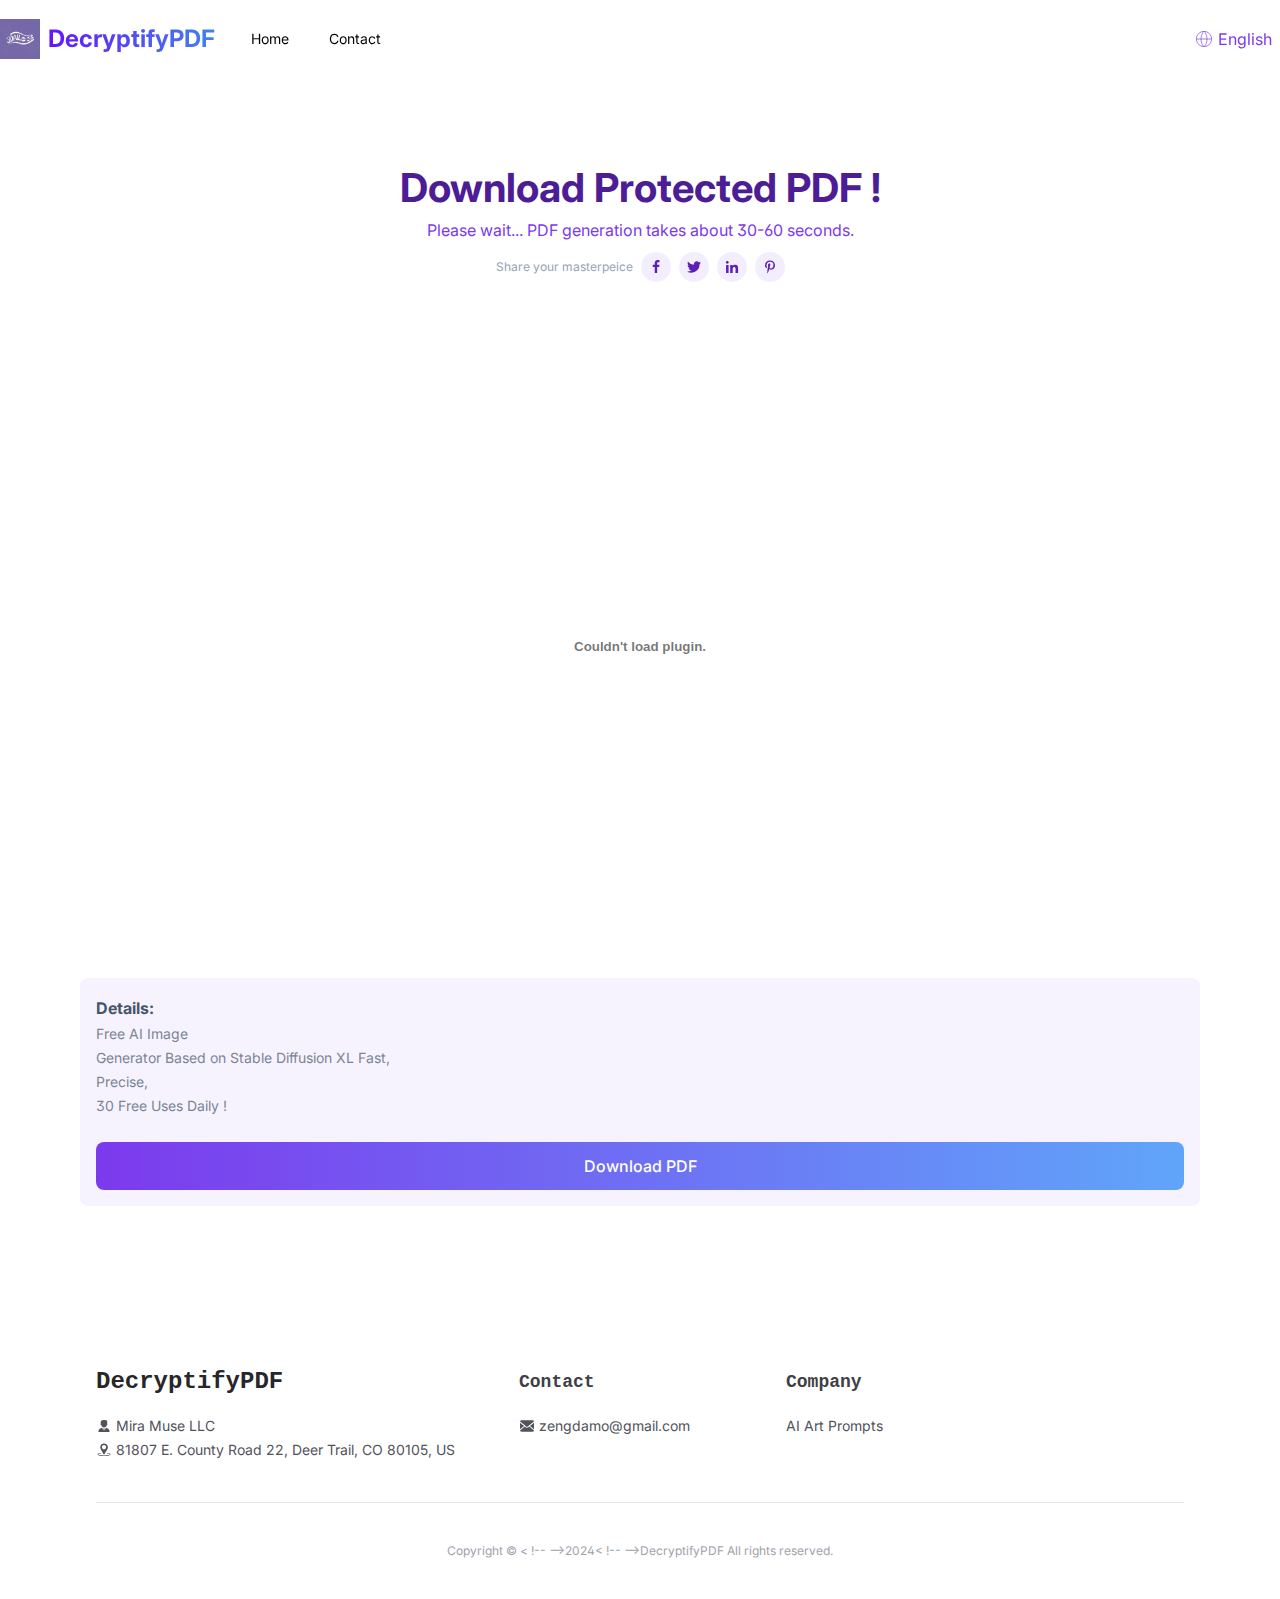
<file: process.html>
<!DOCTYPE html>
<html class="h-full scroll-smooth bg-white antialiased [font-feature-settings:&#x27;ss01&#x27;]" lang="en">

<head>
	<meta http-equiv="Content-Type" content="text/html; charset=UTF-8" />
	<meta name="viewport" content="width=device-width" />
	<title>Try DecryptifyPDF Free Online-DecryptifyPDF AI Image</title>
	<link rel="canonical" href="https://dalle3.org" />
	<meta name="description"
		content="Announced by OpenAI, DecryptifyPDF represents the latest iteration of its groundbreaking AI image generator, demonstrating remarkable improvements in accurately translating text prompts into highly realistic and detailed visuals. Releasing first to ChatGPT Plus and Enterprise users in October 2023, DecryptifyPDF tight integration with ChatGPT streamlines creating prompts and maintaining image context. Incorporating safety measures against harmful content and giving artists control over art usage, DecryptifyPDF promises to revolutionize turning ideas into precise images." />
	<meta name="next-head-count" content="4" />
	<link rel="preconnect" href="https://fonts.googleapis.com" />
	<link rel="preconnect" href="https://fonts.gstatic.com" />
	<script defer="" data-domain="dalle3.org" src="js/script.js"></script>
	<link rel="stylesheet"
		href="https://fonts.googleapis.com/css2?family=Inter:wght@100..900&family=Lexend:wght@400;500&display=swap"
		crossorigin />
	<link rel="preload" href="_next/static/css/e34d665efe38c296.css" as="style" />
	<link rel="stylesheet" href="_next/static/css/e34d665efe38c296.css" data-n-g="" /><noscript
		data-n-css=""></noscript>
</head>

<body class="flex h-full flex-col">
	<div id="__next">
		<main>

			<!-- nav starts  -->
			<header
				class="w-full h-auto py-4 lg:h-[70px] lg:py-2 bg-white/80 fixed top-0 left-0 z-10 flex items-center">
				<div class="w-full lg:mt-2 md:mt-4 max-w-7xl mx-auto px-4 lg:px-0">
					<nav class="relative z-50 flex justify-between">
						<div class="w-full flex items-center justify-between md:gap-x-6 md:w-[auto] md:justify-start">
							<div class="inline-flex items-center">
								<div class="md:hidden lg:hidden inline-flex items-center">
									<div data-headlessui-state=""><button
											class="relative z-10 flex h-8 w-8 items-center justify-center [&amp;:not(:focus-visible)]:focus:outline-none"
											aria-label="Toggle Navigation" type="button" aria-expanded="false"
											data-headlessui-state=""><svg aria-hidden="true"
												class="h-3.5 w-3.5 overflow-visible stroke-slate-900" fill="none"
												stroke-width="2" stroke-linecap="round">
												<path d="M0 1H14M0 7H14M0 13H14" class="origin-center transition">
												</path>
												<path d="M2 2L12 12M12 2L2 12"
													class="origin-center transition scale-90 opacity-0"></path>
											</svg></button></div>
									<div
										style="position:fixed;top:1px;left:1px;width:1px;height:0;padding:0;margin:-1px;overflow:hidden;clip:rect(0, 0, 0, 0);white-space:nowrap;border-width:0;display:none">
									</div>
								</div><a aria-label="Home" class="hidden md:inline-block" href="index.html">
									<div class="font-bold text-lg lg:text-2xl flex items-center">
										<div
											class="w-[30px] h-[30px] lg:w-[40px] lg:h-[40px] mr-2 rounded flex items-center justify-center">
											<img alt="" loading="lazy" width="40" height="40" decoding="async"
												data-nimg="1" class="object-cover max-w-[40px] w-[40px]"
												style="color:transparent" src="_next/static/media/logo.7153e7e1.webp" />
										</div><span
											style="background:linear-gradient(90deg, #6415FF, #4183EA);background-clip:text;-webkit-background-clip:text;color:transparent">DecryptifyPDF</span>
									</div>
								</a>
							</div>
							<div class="hidden md:flex md:gap-x-4">
								<a class="inline-block rounded-md px-3 py-1 text-sm hover:bg-white/10"
									href="index.html">Home</a>
								<a class="inline-block rounded-md px-3 py-1 text-sm hover:bg-white/10"
									href="contact.html">Contact</a>
							</div>
						</div>
						<div class="w-full flex items-center justify-end gap-x-3 md:w-[auto] md:justify-start">
							<div class="relative">
								<div
									class="py-1 px-2 text-violet-600 hover:bg-violet-400/20 rounded-md text-base inline-flex items-center justify-center cursor-pointer">
									<svg class="mr-1.5 stroke-violet-600 stroke-2" width="16" height="16"
										viewBox="0 0 48 48" fill="none">
										<circle cx="24" cy="24" r="23" stroke-line-join="round"></circle>
										<path d="M23 1C23 1 15 10.4901 15 24C15 37.5099 23 47 23 47"
											stroke-line-join="round"></path>
										<path d="M25 1C25 1 33 10.4901 33 24C33 37.5099 25 47 25 47"
											stroke-line-join="round"></path>
										<path d="M1 24H47"></path>
									</svg>English
								</div>
							</div>
						</div>
					</nav>
				</div>
			</header>

			<!-- nav end -->

			<section id="generatePic" class="max-w-6xl mx-auto px-4 pt-40 pb-20">
				<div class="mx-auto max-w-7xl px-4 sm:px-6 lg:px-8 !px-0">
					<div class="w-full mb-6 lg:mb-16 md:mb-16 text-center">
						<h2 class="text-2xl lg:text-4xl text-violet-900 font-bold">Download Protected PDF !
						</h2>
						<p class="text-sm lg:text-base text-violet-600">Please wait... PDF generation takes about 30-60
							seconds.
						</p>
						<div class="mx-auto max-w-7xl px-4 sm:px-6 lg:px-8 mt-2">
							<div class="flex items-center justify-center">
								<p class="hidden lg:block md:block text-xs text-slate-400 break-words">Share your
									masterpeice</p>
								<div class="ml-2 flex gap-2"><a target="_blank"
										class="w-[30px] h-[30px] p-2 rounded-full bg-violet-500/10 hover:bg-violet-500/20 flex items-center justify-center"
										href="https://www.facebook.com/sharer.php?u=https://www.dalle3.org/"><svg
											class="w-full h-full object-cover fill-violet-800" viewBox="0 0 1024 1024"
											aria-hidden="true" preserveAspectRatio="none">
											<path fill-rule="evenodd" clip-rule="evenodd"
												d="M767.428571 6.857143v150.857143H677.714286q-49.142857 0-66.285715 20.571428t-17.142857 61.714286v108h167.428572l-22.285715 169.142857H594.285714v433.714286H419.428571V517.142857H273.714286V348h145.714285V223.428571q0-106.285714 59.428572-164.857142T637.142857 0q84 0 130.285714 6.857143z">
											</path>
										</svg></a><a target="_blank"
										class="w-[30px] h-[30px] p-2 rounded-full bg-violet-500/10 hover:bg-violet-500/20 flex items-center justify-center"
										href="https://twitter.com/intent/tweet?url=https://www.dalle3.org/"><svg
											class="w-full h-full object-cover fill-violet-800" viewBox="0 0 1024 1024"
											aria-hidden="true" preserveAspectRatio="none">
											<path fill-rule="evenodd" clip-rule="evenodd"
												d="M1024 194.56a420.352 420.352 0 0 1-120.832 33.28 210.432 210.432 0 0 0 92.16-116.224 422.4 422.4 0 0 1-133.632 51.2A209.92 209.92 0 0 0 499.2 307.2a211.968 211.968 0 0 0 5.632 47.616 596.48 596.48 0 0 1-433.152-220.16 208.896 208.896 0 0 0-28.672 105.472A204.8 204.8 0 0 0 132.096 414.72C97.28 413.696 32.256 404.48 32.256 388.608v2.56a214.528 214.528 0 0 0 173.056 204.8 193.024 193.024 0 0 1-51.2 7.168 199.68 199.68 0 0 1-38.4-3.584 210.944 210.944 0 0 0 196.608 145.92A420.864 420.864 0 0 1 51.2 836.608a438.784 438.784 0 0 1-51.2-3.072 594.944 594.944 0 0 0 322.048 94.208A593.408 593.408 0 0 0 921.6 330.24v-27.136a427.008 427.008 0 0 0 102.4-108.544z m0 0">
											</path>
										</svg></a><a target="_blank"
										class="w-[30px] h-[30px] p-2 rounded-full bg-violet-500/10 hover:bg-violet-500/20 flex items-center justify-center"
										href="https://www.linkedin.com/sharing/share-offsite/?url=https://www.dalle3.org/"><svg
											class="w-full h-full object-cover fill-violet-800" viewBox="0 0 1024 1024"
											aria-hidden="true" preserveAspectRatio="none">
											<path fill-rule="evenodd" clip-rule="evenodd"
												d="M76.43 361.726h185.949v597.36H76.429v-597.36zM169.46 64.76c59.45 0 107.652 48.27 107.652 107.624 0 59.416-48.202 107.679-107.651 107.679-59.662 0-107.772-48.263-107.772-107.679C61.688 113.03 109.798 64.76 169.461 64.76M378.943 361.726h178.074v81.644h2.526c24.76-47.003 85.404-96.498 175.787-96.498 187.963 0 222.73 123.667 222.73 284.553v327.66h-185.6V668.653c0-69.336-1.374-158.46-96.56-158.46-96.684 0-111.423 75.456-111.423 153.333v295.56H378.943v-597.36z">
											</path>
										</svg></a><a target="_blank"
										class="w-[30px] h-[30px] p-2 rounded-full bg-violet-500/10 hover:bg-violet-500/20 flex items-center justify-center"
										href="https://pinterest.com/pin/create/button/?url=https://www.dalle3.org/"><svg
											class="w-full h-full object-cover fill-violet-800" viewBox="0 0 256 256"
											aria-hidden="true" preserveAspectRatio="none">
											<path fill-rule="evenodd" clip-rule="evenodd"
												d="M119.1,10.5c-11.7,1.1-25.6,5-35.7,10C58.5,32.9,41.7,58,37.4,89.3c-3.2,23,3.2,39.9,19.3,51.4c5.1,3.6,11.5,7.1,12.9,7.1c0.7,0,4.3-19.4,4.3-22.8c0-0.8-1.2-2.8-2.6-4.5c-1.5-1.7-3.7-5.1-4.8-7.6c-1.9-4.1-2.2-5.6-2.2-14.1c0.1-10.3,1.5-16.9,6.3-28.9c11.1-27.8,38-43.1,66.9-38c4.1,0.7,11,2.4,15.4,3.8c17,5.6,26.8,12.4,31.5,21.8c4.3,8.9,5.3,15,5.3,32.6c0,14.8-0.2,16.3-2.2,23.1c-5,16.2-14.8,29.9-27.7,38.4c-14.8,9.8-26.1,7.8-35.7-6.4l-3.4-5.1l3.7-14.6c9.3-36.7,10.7-45.8,8.4-53.5c-3-10-14.9-13-27.3-6.7c-7.2,3.6-11.8,11.5-13.2,22.3c-0.7,6-0.5,10.7,1.3,24.6c0.3,2.7-0.7,10-4.2,27c-6.6,33.3-8.7,46.6-9.6,60.2c-0.4,6.6-1.6,19.7-2.5,28.9c-1,9.3-1.7,17.3-1.5,17.8c0.3,0.9,14-17.2,20.3-26.7c4.7-7.2,7.7-15.4,14.4-39.4l4.7-17l2.7,3.7c3.1,4.3,8.8,8.2,14.6,10c13.3,4,38.8-1.7,54.6-12c7.8-5.1,16.2-14,20.3-21.3c6.5-11.5,12.2-33.9,12.1-47.7c0-31.1-19-63-45.6-76.3C158.9,11.7,139.6,8.7,119.1,10.5z">
											</path>
										</svg></a></div>
							</div>
						</div>
					</div>
					<div class="mx-auto max-w-2xl grid-cols-1 gap-y-2 lg:gap-8 lg:max-w-none lg:grid-cols-5">
						<embed src="card.pdf" style="width: 100%; height: 600px;" />
					</div>
					<div
						class="mx-auto grid max-w-2xl grid-cols-1 gap-y-2 lg:gap-8 lg:max-w-none lg:grid-cols-5 justify-center mt-8">
						<div class="lg:col-span-7 justify-center">
							<div
								class="block p-4 w-full text-base text-slate-50 bg-violet-400/10 rounded-lg origin-center place-content-center">
								<span class="text-slate-600 font-bold">Details:</span>
								<div
									class="w-auto grid grid-cols-2 gap-x-2 cursor-default opacity-70 hover:opacity-100">
									<div class="text-sm text-slate-600 text-left whitespace-pre-line">Free AI Image
										Generator Based on Stable Diffusion XL Fast,
										Precise,
										30 Free Uses Daily !</div>
								</div>
								<div class="mt-6 flex flex-col items-center"><button
										class="w-full px-5 py-2.5 text-base text-white text-center font-medium rounded-lg inline-flex items-center justify-center bg-gradient-to-r from-violet-600 to-blue-400 hover:bg-gradient-to-l focus:ring-4 focus:outline-none focus:ring-blue-200 inline-flex items-center">Download
										PDF</button></div>
							</div>
						</div>
					</div>
				</div>
			</section>
		</main>
		<footer class="">
			<div class="w-full flex-col px-6 pt-20 lg:flex lg:px-10 xl:px-24">
				<div class="text-zinc-600 cursor-default lg:flex lg:flex-row lg:gap-x-16">
					<div>
						<h2 class="text-2xl text-zinc-800 font-mono font-bold">DecryptifyPDF</h2>
						<ul class="mt-4 text-sm flex flex-col items-start justify-start">
							<li class="flex flex-row items-start"><span><svg aria-hidden="true" viewBox="0 0 1024 1024"
										class="w-4 h-4 mr-1 mt-1 fill-zinc-600" preserveAspectRatio="none">
										<path fill-rule="evenodd" clip-rule="evenodd"
											d="M517.802667 612.181333c96.298667-5.12 152.874667-91.946667 181.205333-168.704 45.226667-10.154667 45.226667-71.552 11.349333-97.109333 8.021333-79.744 34.816-194.090667-65.28-198.314667-27.093333-1.109333-43.093333-26.496-145.834666-18.474666-62.592 5.034667-125.056 15.104-163.712 49.450666-39.594667 35.2-37.248 103.296-27.093334 172.458667-34.048 20.48-22.741333 81.834667 22.570667 97.152 28.288 76.629333 90.538667 168.618667 186.794667 163.541333z m114.133333 17.834667c-31.232 58.154667-49.066667 126.848-80.298667 179.669333-4.437333-36.992-3.84-61.269333-4.437333-137.386666h-75.776c4.437333 95.146667 4.437333 95.146667-4.522667 137.386666-22.314667-58.112-44.544-126.805333-75.776-179.626666-133.717333 21.12-231.850667 84.522667-236.245333 264.192h713.386667c-0.085333-179.669333-102.656-243.072-236.373334-264.234667z">
										</path>
									</svg></span>
								<p class="font-inter">Mira Muse LLC</p>
							</li>
							<li class="flex flex-row items-start"><span><svg aria-hidden="true" viewBox="0 0 1024 1024"
										class="w-4 h-4 mr-1 mt-1 fill-zinc-600" preserveAspectRatio="none">
										<path fill-rule="evenodd" clip-rule="evenodd"
											d="M513.2 898.3c-106.4 0-206.6-9.2-282.3-26.1-88.9-19.9-137.4-47.5-132-83.3 3.7-25 19.5-37.2 58.5-51.6 32.6-12 96.8-27.2 148.5-35.6 12-2 21.4 5.4 23.4 17.3 2 12-6.4 21-18.3 23-44.4 7.2-105.8 20.8-132 31.2-29 11.5-26.2 14.8-26.2 17 0 1.8 0.6 8.9 20.4 18.2 19.2 9 47 17.4 80.4 24.5 71.7 15 165.6 23.3 264.7 23.3 99 0 193-8.3 264.7-23.3 33.5-7 61.3-15.5 80.4-24.5 19.9-9.2 16.2-16.2 17-17.8-1-2-3.7-5.9-32.7-17.3-26.2-10.4-82.4-23.7-126.7-30.9-12-2-20.3-10.3-18.4-22.3 2-12 12.4-20.3 24.4-18.4 51.7 8.3 109 24.3 142 35.5 39.3 13.3 54.8 26.6 58.6 51.8 5.4 35.8-43.2 63.5-132.2 83.2-75.6 16.9-175.8 26.1-282.2 26.1z">
										</path>
										<path fill-rule="evenodd" clip-rule="evenodd"
											d="M510.8 98.2c-134.1 0-239.5 108.4-239.3 242.4 0 4 0.1 8.2 0.3 12.3 1.4 28.6 10.2 57.2 21.4 83.4v0.1l17.9 34.5c1.5 2.9 148.7 277.2 165.1 303.1 9.2 14.5 24.6 20.7 35.5 20.7 10.6 0 27.6-5.7 35.3-20.7 12.3-24 175.8-303.1 175.8-303.1s15.2-26.2 18.7-34.6c13.4-31.7 18.9-49.2 20.3-83.7 0.1-3.6 0.2-9.4 0.2-12.3C761.9 206 644.9 98.2 510.8 98.2z m2.4 368.9c-74.2 0-134.3-60.1-134.3-134.3 0-74.2 60.1-134.3 134.3-134.3 74.2 0 134.3 60.1 134.3 134.3 0 74.2-60.1 134.3-134.3 134.3z">
										</path>
									</svg></span>
								<p class="font-inter">81807 E. County Road 22,
									Deer Trail,
									CO 80105,
									US</p>
							</li>
						</ul>
					</div>
					<div
						class="mt-4 md:mt-0 lg:mt-0 flex flex-row flex-wrap lg:flex-nowrap lg:justify-center gap-4 lg:gap-x-24">
						<div class="flex flex-col">
							<h2 class="font-mono font-bold text-zinc-700 text-lg">Contact</h2>
							<ul class="mt-4 grid gap-2 ">
								<li class="flex items-start text-sm"><span><svg aria-hidden="true"
											viewBox="0 0 1024 1024" class="w-4 h-4 mr-1 mt-1 fill-zinc-600"
											preserveAspectRatio="none">
											<path fill-rule="evenodd" clip-rule="evenodd"
												d="M702.229 505.85l257.369 208.406V297.444zM599.854 588.749c-25.344 20.528-56.423 30.791-87.498 30.791-31.08 0-62.155-10.264-87.513-30.796l-53.778-43.556L65.846 792.386c2.945 22.208 13.831 41.923 29.75 56.193 7.592 6.805 16.341 12.319 25.868 16.329 10.846 4.566 22.712 7.164 35.207 7.164h711.225c15.817 0 30.632-4.139 43.612-11.24 9.122-4.99 17.365-11.399 24.295-19.056 12.221-13.502 20.449-30.628 22.931-49.554l-305.078-247.04-53.802 43.567zM64.969 297.272v417.157l257.529-208.577z">
											</path>
											<path fill-rule="evenodd" clip-rule="evenodd"
												d="M419.633 505.853l43.688 35.383c28.408 23.005 69.652 23.005 98.061 0l43.699-35.386 48.574-39.333 303.38-245.664c-9.591-40.379-45.87-70.543-89.139-70.543H156.671c-43.219 0-79.46 30.093-89.103 70.4l303.497 245.807 48.568 39.336z">
											</path>
										</svg></span><a target="javascript:;"
										class="text-left text-zinc-600 break-words hover:underline hover:text-zinc-800"
										href="javascript:;">zengdamo@gmail.com</a></li>
							</ul>
						</div>
						<div class="flex flex-col">
							<h2 class="font-mono font-bold text-zinc-700 text-lg">Company</h2>
							<ul class="mt-4 grid gap-2 grid-cols-2">
								<li class="flex items-start text-sm"><span></span><a target="javascript:;"
										class="text-left text-zinc-600 break-words hover:underline hover:text-zinc-800"
										href="/ai-art-images-prompts">AI Art Prompts</a></li>
							</ul>
						</div>
					</div>
				</div>
				<div class="w-full mt-10 py-10 border-t border-zinc-200 font-inter text-center text-xs text-zinc-400">
					Copyright © < !-- -->2024< !-- -->DecryptifyPDF All rights reserved.</div>
			</div>
		</footer>
		<div class="Toastify"></div>
	</div>
</body>

</html>
</file>
<file: _next/static/css/e34d665efe38c296.css>
/*
! tailwindcss v3.3.3 | MIT License | https://tailwindcss.com
*/
*,
:after,
:before {
    box-sizing: border-box;
    border: 0 solid #e5e7eb
}

:after,
:before {
    --tw-content: ""
}

html {
    line-height: 1.5;
    -webkit-text-size-adjust: 100%;
    -moz-tab-size: 4;
    -o-tab-size: 4;
    tab-size: 4;
    font-family: Inter, ui-sans-serif, system-ui, -apple-system, BlinkMacSystemFont, Segoe UI, Roboto, Helvetica Neue, Arial, Noto Sans, sans-serif, Apple Color Emoji, Segoe UI Emoji, Segoe UI Symbol, Noto Color Emoji;
    font-feature-settings: normal;
    font-variation-settings: normal
}

body {
    margin: 0;
    line-height: inherit
}

hr {
    height: 0;
    color: inherit;
    border-top-width: 1px
}

abbr:where([title]) {
    -webkit-text-decoration: underline dotted;
    text-decoration: underline dotted
}

h1,
h2,
h3,
h4,
h5,
h6 {
    font-size: inherit;
    font-weight: inherit
}

a {
    color: inherit;
    text-decoration: inherit
}

b,
strong {
    font-weight: bolder
}

code,
kbd,
pre,
samp {
    font-family: ui-monospace, SFMono-Regular, Menlo, Monaco, Consolas, Liberation Mono, Courier New, monospace;
    font-size: 1em
}

small {
    font-size: 80%
}

sub,
sup {
    font-size: 75%;
    line-height: 0;
    position: relative;
    vertical-align: baseline
}

sub {
    bottom: -.25em
}

sup {
    top: -.5em
}

table {
    text-indent: 0;
    border-color: inherit;
    border-collapse: collapse
}

button,
input,
optgroup,
select,
textarea {
    font-family: inherit;
    font-feature-settings: inherit;
    font-variation-settings: inherit;
    font-size: 100%;
    font-weight: inherit;
    line-height: inherit;
    color: inherit;
    margin: 0;
    padding: 0
}

button,
select {
    text-transform: none
}

[type=button],
[type=reset],
[type=submit],
button {
    -webkit-appearance: button;
    background-color: transparent;
    background-image: none
}

:-moz-focusring {
    outline: auto
}

:-moz-ui-invalid {
    box-shadow: none
}

progress {
    vertical-align: baseline
}

::-webkit-inner-spin-button,
::-webkit-outer-spin-button {
    height: auto
}

[type=search] {
    -webkit-appearance: textfield;
    outline-offset: -2px
}

::-webkit-search-decoration {
    -webkit-appearance: none
}

::-webkit-file-upload-button {
    -webkit-appearance: button;
    font: inherit
}

summary {
    display: list-item
}

blockquote,
dd,
dl,
figure,
h1,
h2,
h3,
h4,
h5,
h6,
hr,
p,
pre {
    margin: 0
}

fieldset {
    margin: 0
}

fieldset,
legend {
    padding: 0
}

menu,
ol,
ul {
    list-style: none;
    margin: 0;
    padding: 0
}

dialog {
    padding: 0
}

textarea {
    resize: vertical
}

input::-moz-placeholder,
textarea::-moz-placeholder {
    color: #9ca3af
}

input::placeholder,
textarea::placeholder {
    color: #9ca3af
}

[role=button],
button {
    cursor: pointer
}

:disabled {
    cursor: default
}

audio,
canvas,
embed,
iframe,
img,
object,
svg,
video {
    display: block;
    vertical-align: middle
}

img,
video {
    max-width: 100%;
    height: auto
}

[hidden] {
    display: none
}

[multiple],
[type=date],
[type=datetime-local],
[type=email],
[type=month],
[type=number],
[type=password],
[type=search],
[type=tel],
[type=text],
[type=time],
[type=url],
[type=week],
input:where(:not([type])),
select,
textarea {
    -webkit-appearance: none;
    -moz-appearance: none;
    appearance: none;
    background-color: #fff;
    border-color: #6b7280;
    border-width: 1px;
    border-radius: 0;
    padding: .5rem .75rem;
    font-size: 1rem;
    line-height: 1.5rem;
    --tw-shadow: 0 0 #0000
}

[multiple]:focus,
[type=date]:focus,
[type=datetime-local]:focus,
[type=email]:focus,
[type=month]:focus,
[type=number]:focus,
[type=password]:focus,
[type=search]:focus,
[type=tel]:focus,
[type=text]:focus,
[type=time]:focus,
[type=url]:focus,
[type=week]:focus,
input:where(:not([type])):focus,
select:focus,
textarea:focus {
    outline: 2px solid transparent;
    outline-offset: 2px;
    --tw-ring-inset: var(--tw-empty,
            /*!*/
            /*!*/
        );
    --tw-ring-offset-width: 0px;
    --tw-ring-offset-color: #fff;
    --tw-ring-color: #2563eb;
    --tw-ring-offset-shadow: var(--tw-ring-inset) 0 0 0 var(--tw-ring-offset-width) var(--tw-ring-offset-color);
    --tw-ring-shadow: var(--tw-ring-inset) 0 0 0 calc(1px + var(--tw-ring-offset-width)) var(--tw-ring-color);
    box-shadow: var(--tw-ring-offset-shadow), var(--tw-ring-shadow), var(--tw-shadow);
    border-color: #2563eb
}

input::-moz-placeholder,
textarea::-moz-placeholder {
    color: #6b7280;
    opacity: 1
}

input::placeholder,
textarea::placeholder {
    color: #6b7280;
    opacity: 1
}

::-webkit-datetime-edit-fields-wrapper {
    padding: 0
}

::-webkit-date-and-time-value {
    min-height: 1.5em;
    text-align: inherit
}

::-webkit-datetime-edit {
    display: inline-flex
}

::-webkit-datetime-edit,
::-webkit-datetime-edit-day-field,
::-webkit-datetime-edit-hour-field,
::-webkit-datetime-edit-meridiem-field,
::-webkit-datetime-edit-millisecond-field,
::-webkit-datetime-edit-minute-field,
::-webkit-datetime-edit-month-field,
::-webkit-datetime-edit-second-field,
::-webkit-datetime-edit-year-field {
    padding-top: 0;
    padding-bottom: 0
}

select {
    background-image: url("data:image/svg+xml,%3csvg xmlns='http://www.w3.org/2000/svg' fill='none' viewBox='0 0 20 20'%3e%3cpath stroke='%236b7280' stroke-linecap='round' stroke-linejoin='round' stroke-width='1.5' d='M6 8l4 4 4-4'/%3e%3c/svg%3e");
    background-position: right .5rem center;
    background-repeat: no-repeat;
    background-size: 1.5em 1.5em;
    padding-right: 2.5rem;
    -webkit-print-color-adjust: exact;
    print-color-adjust: exact
}

[multiple],
[size]:where(select:not([size="1"])) {
    background-image: none;
    background-position: 0 0;
    background-repeat: unset;
    background-size: initial;
    padding-right: .75rem;
    -webkit-print-color-adjust: unset;
    print-color-adjust: unset
}

[type=checkbox],
[type=radio] {
    -webkit-appearance: none;
    -moz-appearance: none;
    appearance: none;
    padding: 0;
    -webkit-print-color-adjust: exact;
    print-color-adjust: exact;
    display: inline-block;
    vertical-align: middle;
    background-origin: border-box;
    -webkit-user-select: none;
    -moz-user-select: none;
    user-select: none;
    flex-shrink: 0;
    height: 1rem;
    width: 1rem;
    color: #2563eb;
    background-color: #fff;
    border-color: #6b7280;
    border-width: 1px;
    --tw-shadow: 0 0 #0000
}

[type=checkbox] {
    border-radius: 0
}

[type=radio] {
    border-radius: 100%
}

[type=checkbox]:focus,
[type=radio]:focus {
    outline: 2px solid transparent;
    outline-offset: 2px;
    --tw-ring-inset: var(--tw-empty,
            /*!*/
            /*!*/
        );
    --tw-ring-offset-width: 2px;
    --tw-ring-offset-color: #fff;
    --tw-ring-color: #2563eb;
    --tw-ring-offset-shadow: var(--tw-ring-inset) 0 0 0 var(--tw-ring-offset-width) var(--tw-ring-offset-color);
    --tw-ring-shadow: var(--tw-ring-inset) 0 0 0 calc(2px + var(--tw-ring-offset-width)) var(--tw-ring-color);
    box-shadow: var(--tw-ring-offset-shadow), var(--tw-ring-shadow), var(--tw-shadow)
}

[type=checkbox]:checked,
[type=radio]:checked {
    border-color: transparent;
    background-color: currentColor;
    background-size: 100% 100%;
    background-position: 50%;
    background-repeat: no-repeat
}

[type=checkbox]:checked {
    background-image: url("data:image/svg+xml,%3csvg viewBox='0 0 16 16' fill='white' xmlns='http://www.w3.org/2000/svg'%3e%3cpath d='M12.207 4.793a1 1 0 010 1.414l-5 5a1 1 0 01-1.414 0l-2-2a1 1 0 011.414-1.414L6.5 9.086l4.293-4.293a1 1 0 011.414 0z'/%3e%3c/svg%3e")
}

[type=radio]:checked {
    background-image: url("data:image/svg+xml,%3csvg viewBox='0 0 16 16' fill='white' xmlns='http://www.w3.org/2000/svg'%3e%3ccircle cx='8' cy='8' r='3'/%3e%3c/svg%3e")
}

[type=checkbox]:checked:focus,
[type=checkbox]:checked:hover,
[type=radio]:checked:focus,
[type=radio]:checked:hover {
    border-color: transparent;
    background-color: currentColor
}

[type=checkbox]:indeterminate {
    background-image: url("data:image/svg+xml,%3csvg xmlns='http://www.w3.org/2000/svg' fill='none' viewBox='0 0 16 16'%3e%3cpath stroke='white' stroke-linecap='round' stroke-linejoin='round' stroke-width='2' d='M4 8h8'/%3e%3c/svg%3e");
    border-color: transparent;
    background-color: currentColor;
    background-size: 100% 100%;
    background-position: 50%;
    background-repeat: no-repeat
}

[type=checkbox]:indeterminate:focus,
[type=checkbox]:indeterminate:hover {
    border-color: transparent;
    background-color: currentColor
}

[type=file] {
    background: unset;
    border-color: inherit;
    border-width: 0;
    border-radius: 0;
    padding: 0;
    font-size: unset;
    line-height: inherit
}

[type=file]:focus {
    outline: 1px solid ButtonText;
    outline: 1px auto -webkit-focus-ring-color
}

*,
:after,
:before {
    --tw-border-spacing-x: 0;
    --tw-border-spacing-y: 0;
    --tw-translate-x: 0;
    --tw-translate-y: 0;
    --tw-rotate: 0;
    --tw-skew-x: 0;
    --tw-skew-y: 0;
    --tw-scale-x: 1;
    --tw-scale-y: 1;
    --tw-pan-x: ;
    --tw-pan-y: ;
    --tw-pinch-zoom: ;
    --tw-scroll-snap-strictness: proximity;
    --tw-gradient-from-position: ;
    --tw-gradient-via-position: ;
    --tw-gradient-to-position: ;
    --tw-ordinal: ;
    --tw-slashed-zero: ;
    --tw-numeric-figure: ;
    --tw-numeric-spacing: ;
    --tw-numeric-fraction: ;
    --tw-ring-inset: ;
    --tw-ring-offset-width: 0px;
    --tw-ring-offset-color: #fff;
    --tw-ring-color: rgba(59, 130, 246, .5);
    --tw-ring-offset-shadow: 0 0 #0000;
    --tw-ring-shadow: 0 0 #0000;
    --tw-shadow: 0 0 #0000;
    --tw-shadow-colored: 0 0 #0000;
    --tw-blur: ;
    --tw-brightness: ;
    --tw-contrast: ;
    --tw-grayscale: ;
    --tw-hue-rotate: ;
    --tw-invert: ;
    --tw-saturate: ;
    --tw-sepia: ;
    --tw-drop-shadow: ;
    --tw-backdrop-blur: ;
    --tw-backdrop-brightness: ;
    --tw-backdrop-contrast: ;
    --tw-backdrop-grayscale: ;
    --tw-backdrop-hue-rotate: ;
    --tw-backdrop-invert: ;
    --tw-backdrop-opacity: ;
    --tw-backdrop-saturate: ;
    --tw-backdrop-sepia:
}

::backdrop {
    --tw-border-spacing-x: 0;
    --tw-border-spacing-y: 0;
    --tw-translate-x: 0;
    --tw-translate-y: 0;
    --tw-rotate: 0;
    --tw-skew-x: 0;
    --tw-skew-y: 0;
    --tw-scale-x: 1;
    --tw-scale-y: 1;
    --tw-pan-x: ;
    --tw-pan-y: ;
    --tw-pinch-zoom: ;
    --tw-scroll-snap-strictness: proximity;
    --tw-gradient-from-position: ;
    --tw-gradient-via-position: ;
    --tw-gradient-to-position: ;
    --tw-ordinal: ;
    --tw-slashed-zero: ;
    --tw-numeric-figure: ;
    --tw-numeric-spacing: ;
    --tw-numeric-fraction: ;
    --tw-ring-inset: ;
    --tw-ring-offset-width: 0px;
    --tw-ring-offset-color: #fff;
    --tw-ring-color: rgba(59, 130, 246, .5);
    --tw-ring-offset-shadow: 0 0 #0000;
    --tw-ring-shadow: 0 0 #0000;
    --tw-shadow: 0 0 #0000;
    --tw-shadow-colored: 0 0 #0000;
    --tw-blur: ;
    --tw-brightness: ;
    --tw-contrast: ;
    --tw-grayscale: ;
    --tw-hue-rotate: ;
    --tw-invert: ;
    --tw-saturate: ;
    --tw-sepia: ;
    --tw-drop-shadow: ;
    --tw-backdrop-blur: ;
    --tw-backdrop-brightness: ;
    --tw-backdrop-contrast: ;
    --tw-backdrop-grayscale: ;
    --tw-backdrop-hue-rotate: ;
    --tw-backdrop-invert: ;
    --tw-backdrop-opacity: ;
    --tw-backdrop-saturate: ;
    --tw-backdrop-sepia:
}

.invisible {
    visibility: hidden
}

.fixed {
    position: fixed
}

.absolute {
    position: absolute
}

.relative {
    position: relative
}

.sticky {
    position: sticky
}

.inset-0 {
    inset: 0
}

.inset-x-0 {
    left: 0;
    right: 0
}

.bottom-0 {
    bottom: 0
}

.bottom-4 {
    bottom: 1rem
}

.left-0 {
    left: 0
}

.left-1\/2 {
    left: 50%
}

.left-2 {
    left: .5rem
}

.right-2 {
    right: .5rem
}

.top-0 {
    top: 0
}

.top-1\/2 {
    top: 50%
}

.top-10 {
    top: 2.5rem
}

.top-2 {
    top: .5rem
}

.top-28 {
    top: 7rem
}

.top-full {
    top: 100%
}

.isolate {
    isolation: isolate
}

.z-10 {
    z-index: 10
}

.z-50 {
    z-index: 50
}

.z-\[100\] {
    z-index: 100
}

.z-\[99\] {
    z-index: 99
}

.order-first {
    order: -9999
}

.m-60 {
    margin: 15rem
}

.mx-auto {
    margin-left: auto;
    margin-right: auto
}

.my-2 {
    margin-top: .5rem;
    margin-bottom: .5rem
}

.my-auto {
    margin-top: auto;
    margin-bottom: auto
}

.-ml-1 {
    margin-left: -.25rem
}

.-mr-4 {
    margin-right: -1rem
}

.mb-1 {
    margin-bottom: .25rem
}

.mb-10 {
    margin-bottom: 2.5rem
}

.mb-14 {
    margin-bottom: 3.5rem
}

.mb-2 {
    margin-bottom: .5rem
}

.mb-20 {
    margin-bottom: 5rem
}

.mb-4 {
    margin-bottom: 1rem
}

.mb-6 {
    margin-bottom: 1.5rem
}

.mb-7 {
    margin-bottom: 1.75rem
}

.ml-1 {
    margin-left: .25rem
}

.ml-2 {
    margin-left: .5rem
}

.ml-auto {
    margin-left: auto
}

.mr-1 {
    margin-right: .25rem
}

.mr-1\.5 {
    margin-right: .375rem
}

.mr-2 {
    margin-right: .5rem
}

.mr-3 {
    margin-right: .75rem
}

.mt-1 {
    margin-top: .25rem
}

.mt-10 {
    margin-top: 2.5rem
}

.mt-14 {
    margin-top: 3.5rem
}

.mt-16 {
    margin-top: 4rem
}

.mt-2 {
    margin-top: .5rem
}

.mt-28 {
    margin-top: 7rem
}

.mt-4 {
    margin-top: 1rem
}

.mt-6 {
    margin-top: 1.5rem
}

.mt-8 {
    margin-top: 2rem
}

.line-clamp-2 {
    -webkit-line-clamp: 2
}

.line-clamp-2,
.line-clamp-3 {
    overflow: hidden;
    display: -webkit-box;
    -webkit-box-orient: vertical
}

.line-clamp-3 {
    -webkit-line-clamp: 3
}

.block {
    display: block
}

.inline-block {
    display: inline-block
}

.\!inline {
    display: inline !important
}

.inline {
    display: inline
}

.flex {
    display: flex
}

.inline-flex {
    display: inline-flex
}

.grid {
    display: grid
}

.hidden {
    display: none
}

.aspect-square {
    aspect-ratio: 1/1
}

.\!h-\[80px\] {
    height: 80px !important
}

.h-10 {
    height: 2.5rem
}

.h-3 {
    height: .75rem
}

.h-3\.5 {
    height: .875rem
}

.h-4 {
    height: 1rem
}

.h-5 {
    height: 1.25rem
}

.h-60 {
    height: 15rem
}

.h-8 {
    height: 2rem
}

.h-\[100\%\] {
    height: 100%
}

.h-\[14px\] {
    height: 14px
}

.h-\[30px\] {
    height: 30px
}

.h-\[40px\] {
    height: 40px
}

.h-auto {
    height: auto
}

.h-full {
    height: 100%
}

.max-h-full {
    max-height: 100%
}

.min-h-\[200px\] {
    min-height: 200px
}

.min-h-full {
    min-height: 100%
}

.w-24 {
    width: 6rem
}

.w-3 {
    width: .75rem
}

.w-3\.5 {
    width: .875rem
}

.w-4 {
    width: 1rem
}

.w-5 {
    width: 1.25rem
}

.w-8 {
    width: 2rem
}

.w-\[100\%\] {
    width: 100%
}

.w-\[110px\] {
    width: 110px
}

.w-\[30px\] {
    width: 30px
}

.w-\[40px\] {
    width: 40px
}

.w-\[80\%\] {
    width: 80%
}

.w-\[90\%\] {
    width: 90%
}

.w-\[96\%\] {
    width: 96%
}

.w-\[auto\],
.w-auto {
    width: auto
}

.w-fit {
    width: -moz-fit-content;
    width: fit-content
}

.w-full {
    width: 100%
}

.min-w-\[120px\] {
    min-width: 120px
}

.max-w-2xl {
    max-width: 40rem
}

.max-w-4xl {
    max-width: 56rem
}

.max-w-6xl {
    max-width: 72rem
}

.max-w-7xl {
    max-width: 80rem
}

.max-w-\[40px\] {
    max-width: 40px
}

.max-w-\[672px\] {
    max-width: 672px
}

.max-w-full {
    max-width: 100%
}

.max-w-md {
    max-width: 28rem
}

.max-w-none {
    max-width: none
}

.max-w-screen-lg {
    max-width: 1024px
}

.flex-1 {
    flex: 1 1 0%
}

.flex-shrink-0 {
    flex-shrink: 0
}

.origin-center {
    transform-origin: center
}

.origin-top {
    transform-origin: top
}

.-translate-x-1\/2 {
    --tw-translate-x: -50%
}

.-translate-x-1\/2,
.-translate-y-1\/2 {
    transform: translate(var(--tw-translate-x), var(--tw-translate-y)) rotate(var(--tw-rotate)) skewX(var(--tw-skew-x)) skewY(var(--tw-skew-y)) scaleX(var(--tw-scale-x)) scaleY(var(--tw-scale-y))
}

.-translate-y-1\/2 {
    --tw-translate-y: -50%
}

.-translate-y-1\/4 {
    --tw-translate-y: -25%
}

.-translate-y-1\/4,
.translate-x-\[-30\%\] {
    transform: translate(var(--tw-translate-x), var(--tw-translate-y)) rotate(var(--tw-rotate)) skewX(var(--tw-skew-x)) skewY(var(--tw-skew-y)) scaleX(var(--tw-scale-x)) scaleY(var(--tw-scale-y))
}

.translate-x-\[-30\%\] {
    --tw-translate-x: -30%
}

.translate-x-\[-50\%\] {
    --tw-translate-x: -50%
}

.rotate-180,
.translate-x-\[-50\%\] {
    transform: translate(var(--tw-translate-x), var(--tw-translate-y)) rotate(var(--tw-rotate)) skewX(var(--tw-skew-x)) skewY(var(--tw-skew-y)) scaleX(var(--tw-scale-x)) scaleY(var(--tw-scale-y))
}

.rotate-180 {
    --tw-rotate: 180deg
}

.-skew-y-2 {
    --tw-skew-y: -2deg
}

.-skew-y-2,
.scale-100 {
    transform: translate(var(--tw-translate-x), var(--tw-translate-y)) rotate(var(--tw-rotate)) skewX(var(--tw-skew-x)) skewY(var(--tw-skew-y)) scaleX(var(--tw-scale-x)) scaleY(var(--tw-scale-y))
}

.scale-100 {
    --tw-scale-x: 1;
    --tw-scale-y: 1
}

.scale-90 {
    --tw-scale-x: .9;
    --tw-scale-y: .9
}

.scale-90,
.scale-95 {
    transform: translate(var(--tw-translate-x), var(--tw-translate-y)) rotate(var(--tw-rotate)) skewX(var(--tw-skew-x)) skewY(var(--tw-skew-y)) scaleX(var(--tw-scale-x)) scaleY(var(--tw-scale-y))
}

.scale-95 {
    --tw-scale-x: .95;
    --tw-scale-y: .95
}

.transform {
    transform: translate(var(--tw-translate-x), var(--tw-translate-y)) rotate(var(--tw-rotate)) skewX(var(--tw-skew-x)) skewY(var(--tw-skew-y)) scaleX(var(--tw-scale-x)) scaleY(var(--tw-scale-y))
}

@keyframes spin {
    to {
        transform: rotate(1turn)
    }
}

.animate-spin {
    animation: spin 1s linear infinite
}

.cursor-default {
    cursor: default
}

.cursor-pointer {
    cursor: pointer
}

.cursor-text {
    cursor: text
}

.resize-none {
    resize: none
}

.columns-1 {
    -moz-columns: 1;
    column-count: 1
}

.break-inside-avoid-column {
    -moz-column-break-inside: avoid;
    break-inside: avoid-column
}

.grid-cols-1 {
    grid-template-columns: repeat(1, minmax(0, 1fr))
}

.grid-cols-2 {
    grid-template-columns: repeat(2, minmax(0, 1fr))
}

.grid-cols-3 {
    grid-template-columns: repeat(3, minmax(0, 1fr))
}

.flex-row {
    flex-direction: row
}

.flex-col {
    flex-direction: column
}

.flex-wrap {
    flex-wrap: wrap
}

.place-content-center {
    place-content: center
}

.place-items-center {
    place-items: center
}

.items-start {
    align-items: flex-start
}

.items-end {
    align-items: flex-end
}

.items-center {
    align-items: center
}

.justify-start {
    justify-content: flex-start
}

.justify-end {
    justify-content: flex-end
}

.justify-center {
    justify-content: center
}

.justify-between {
    justify-content: space-between
}

.justify-evenly {
    justify-content: space-evenly
}

.gap-1 {
    gap: .25rem
}

.gap-2 {
    gap: .5rem
}

.gap-3 {
    gap: .75rem
}

.gap-4 {
    gap: 1rem
}

.gap-6 {
    gap: 1.5rem
}

.gap-8 {
    gap: 2rem
}

.gap-x-2 {
    -moz-column-gap: .5rem;
    column-gap: .5rem
}

.gap-x-3 {
    -moz-column-gap: .75rem;
    column-gap: .75rem
}

.gap-x-4 {
    -moz-column-gap: 1rem;
    column-gap: 1rem
}

.gap-y-2 {
    row-gap: .5rem
}

.gap-y-4 {
    row-gap: 1rem
}

.-space-x-px>:not([hidden])~:not([hidden]) {
    --tw-space-x-reverse: 0;
    margin-right: calc(-1px * var(--tw-space-x-reverse));
    margin-left: calc(-1px * calc(1 - var(--tw-space-x-reverse)))
}

.space-y-1>:not([hidden])~:not([hidden]) {
    --tw-space-y-reverse: 0;
    margin-top: calc(.25rem * calc(1 - var(--tw-space-y-reverse)));
    margin-bottom: calc(.25rem * var(--tw-space-y-reverse))
}

.space-y-2>:not([hidden])~:not([hidden]) {
    --tw-space-y-reverse: 0;
    margin-top: calc(.5rem * calc(1 - var(--tw-space-y-reverse)));
    margin-bottom: calc(.5rem * var(--tw-space-y-reverse))
}

.space-y-4>:not([hidden])~:not([hidden]) {
    --tw-space-y-reverse: 0;
    margin-top: calc(1rem * calc(1 - var(--tw-space-y-reverse)));
    margin-bottom: calc(1rem * var(--tw-space-y-reverse))
}

.space-y-6>:not([hidden])~:not([hidden]) {
    --tw-space-y-reverse: 0;
    margin-top: calc(1.5rem * calc(1 - var(--tw-space-y-reverse)));
    margin-bottom: calc(1.5rem * var(--tw-space-y-reverse))
}

.space-y-8>:not([hidden])~:not([hidden]) {
    --tw-space-y-reverse: 0;
    margin-top: calc(2rem * calc(1 - var(--tw-space-y-reverse)));
    margin-bottom: calc(2rem * var(--tw-space-y-reverse))
}

.overflow-hidden {
    overflow: hidden
}

.overflow-visible {
    overflow: visible
}

.overflow-x-auto {
    overflow-x: auto
}

.scroll-smooth {
    scroll-behavior: smooth
}

.text-ellipsis {
    text-overflow: ellipsis
}

.whitespace-nowrap {
    white-space: nowrap
}

.\!whitespace-pre {
    white-space: pre !important
}

.whitespace-pre-line {
    white-space: pre-line
}

.break-words {
    overflow-wrap: break-word
}

.rounded {
    border-radius: .25rem
}

.rounded-2xl {
    border-radius: 1rem
}

.rounded-\[20px\] {
    border-radius: 20px
}

.rounded-full {
    border-radius: 9999px
}

.rounded-lg {
    border-radius: .5rem
}

.rounded-md {
    border-radius: .375rem
}

.rounded-xl {
    border-radius: .75rem
}

.rounded-l-md {
    border-top-left-radius: .375rem;
    border-bottom-left-radius: .375rem
}

.rounded-r-md {
    border-bottom-right-radius: .375rem
}

.rounded-r-md,
.rounded-t-md {
    border-top-right-radius: .375rem
}

.rounded-t-md {
    border-top-left-radius: .375rem
}

.border {
    border-width: 1px
}

.border-0 {
    border-width: 0
}

.border-2 {
    border-width: 2px
}

.border-b {
    border-bottom-width: 1px
}

.border-l-4 {
    border-left-width: 4px
}

.border-t {
    border-top-width: 1px
}

.border-dashed {
    border-style: dashed
}

.border-none {
    border-style: none
}

.border-gray-200 {
    --tw-border-opacity: 1;
    border-color: rgb(229 231 235/var(--tw-border-opacity))
}

.border-violet-300 {
    --tw-border-opacity: 1;
    border-color: rgb(196 181 253/var(--tw-border-opacity))
}

.border-violet-500 {
    --tw-border-opacity: 1;
    border-color: rgb(139 92 246/var(--tw-border-opacity))
}

.border-violet-950\/5 {
    border-color: rgba(46, 16, 101, .05)
}

.border-zinc-200 {
    --tw-border-opacity: 1;
    border-color: rgb(228 228 231/var(--tw-border-opacity))
}

.bg-\[\#c78fe3\]\/10 {
    background-color: rgba(199, 143, 227, .1)
}

.bg-black {
    --tw-bg-opacity: 1;
    background-color: rgb(0 0 0/var(--tw-bg-opacity))
}

.bg-blue-500 {
    --tw-bg-opacity: 1;
    background-color: rgb(59 130 246/var(--tw-bg-opacity))
}

.bg-gray-50 {
    --tw-bg-opacity: 1;
    background-color: rgb(249 250 251/var(--tw-bg-opacity))
}

.bg-gray-800 {
    --tw-bg-opacity: 1;
    background-color: rgb(31 41 55/var(--tw-bg-opacity))
}

.bg-indigo-400 {
    --tw-bg-opacity: 1;
    background-color: rgb(129 140 248/var(--tw-bg-opacity))
}

.bg-neutral-900\/80 {
    background-color: hsla(0, 0%, 9%, .8)
}

.bg-slate-300\/50 {
    background-color: rgba(203, 213, 225, .5)
}

.bg-slate-900\/40 {
    background-color: rgba(15, 23, 42, .4)
}

.bg-transparent {
    background-color: transparent
}

.bg-violet-400 {
    --tw-bg-opacity: 1;
    background-color: rgb(167 139 250/var(--tw-bg-opacity))
}

.bg-violet-400\/10 {
    background-color: rgba(167, 139, 250, .1)
}

.bg-violet-500 {
    --tw-bg-opacity: 1;
    background-color: rgb(139 92 246/var(--tw-bg-opacity))
}

.bg-violet-500\/10 {
    background-color: rgba(139, 92, 246, .1)
}

.bg-violet-500\/5 {
    background-color: rgba(139, 92, 246, .05)
}

.bg-violet-600\/10 {
    background-color: rgba(124, 58, 237, .1)
}

.bg-violet-800\/10 {
    background-color: rgba(91, 33, 182, .1)
}

.bg-violet-800\/5 {
    background-color: rgba(91, 33, 182, .05)
}

.bg-violet-900\/10 {
    background-color: rgba(76, 29, 149, .1)
}

.bg-white {
    --tw-bg-opacity: 1;
    background-color: rgb(255 255 255/var(--tw-bg-opacity))
}

.bg-white\/60 {
    background-color: hsla(0, 0%, 100%, .6)
}

.bg-white\/80 {
    background-color: hsla(0, 0%, 100%, .8)
}

.bg-zinc-400\/10 {
    background-color: hsla(240, 5%, 65%, .1)
}

.bg-zinc-600\/30 {
    background-color: rgba(82, 82, 91, .3)
}

.bg-gradient-to-b {
    background-image: linear-gradient(to bottom, var(--tw-gradient-stops))
}

.bg-gradient-to-r {
    background-image: linear-gradient(to right, var(--tw-gradient-stops))
}

.bg-gradient-to-t {
    background-image: linear-gradient(to top, var(--tw-gradient-stops))
}

.from-\[\#3c83eb\] {
    --tw-gradient-from: #3c83eb var(--tw-gradient-from-position);
    --tw-gradient-to: rgba(60, 131, 235, 0) var(--tw-gradient-to-position);
    --tw-gradient-stops: var(--tw-gradient-from), var(--tw-gradient-to)
}

.from-\[\#c78fe3\]\/30 {
    --tw-gradient-from: rgba(199, 143, 227, .3) var(--tw-gradient-from-position);
    --tw-gradient-to: rgba(199, 143, 227, 0) var(--tw-gradient-to-position);
    --tw-gradient-stops: var(--tw-gradient-from), var(--tw-gradient-to)
}

.from-blue-600 {
    --tw-gradient-from: #2563eb var(--tw-gradient-from-position);
    --tw-gradient-to: rgba(37, 99, 235, 0) var(--tw-gradient-to-position);
    --tw-gradient-stops: var(--tw-gradient-from), var(--tw-gradient-to)
}

.from-blue-700 {
    --tw-gradient-from: #1d4ed8 var(--tw-gradient-from-position);
    --tw-gradient-to: rgba(29, 78, 216, 0) var(--tw-gradient-to-position);
    --tw-gradient-stops: var(--tw-gradient-from), var(--tw-gradient-to)
}

.from-blue-800\/10 {
    --tw-gradient-from: rgba(30, 64, 175, .1) var(--tw-gradient-from-position);
    --tw-gradient-to: rgba(30, 64, 175, 0) var(--tw-gradient-to-position);
    --tw-gradient-stops: var(--tw-gradient-from), var(--tw-gradient-to)
}

.from-violet-300 {
    --tw-gradient-from: #c4b5fd var(--tw-gradient-from-position);
    --tw-gradient-to: rgba(196, 181, 253, 0) var(--tw-gradient-to-position);
    --tw-gradient-stops: var(--tw-gradient-from), var(--tw-gradient-to)
}

.from-violet-400 {
    --tw-gradient-from: #a78bfa var(--tw-gradient-from-position);
    --tw-gradient-to: rgba(167, 139, 250, 0) var(--tw-gradient-to-position);
    --tw-gradient-stops: var(--tw-gradient-from), var(--tw-gradient-to)
}

.from-violet-500 {
    --tw-gradient-from: #8b5cf6 var(--tw-gradient-from-position);
    --tw-gradient-to: rgba(139, 92, 246, 0) var(--tw-gradient-to-position);
    --tw-gradient-stops: var(--tw-gradient-from), var(--tw-gradient-to)
}

.from-violet-600 {
    --tw-gradient-from: #7c3aed var(--tw-gradient-from-position);
    --tw-gradient-to: rgba(124, 58, 237, 0) var(--tw-gradient-to-position);
    --tw-gradient-stops: var(--tw-gradient-from), var(--tw-gradient-to)
}

.from-zinc-800\/5 {
    --tw-gradient-from: rgba(39, 39, 42, .05) var(--tw-gradient-from-position);
    --tw-gradient-to: rgba(39, 39, 42, 0) var(--tw-gradient-to-position);
    --tw-gradient-stops: var(--tw-gradient-from), var(--tw-gradient-to)
}

.to-\[\#3c83eb\]\/30 {
    --tw-gradient-to: rgba(60, 131, 235, .3) var(--tw-gradient-to-position)
}

.to-\[\#D944B5\] {
    --tw-gradient-to: #d944b5 var(--tw-gradient-to-position)
}

.to-\[\#b755d7\] {
    --tw-gradient-to: #b755d7 var(--tw-gradient-to-position)
}

.to-\[\#c78fe3\] {
    --tw-gradient-to: #c78fe3 var(--tw-gradient-to-position)
}

.to-blue-300 {
    --tw-gradient-to: #93c5fd var(--tw-gradient-to-position)
}

.to-blue-400 {
    --tw-gradient-to: #60a5fa var(--tw-gradient-to-position)
}

.to-violet-100 {
    --tw-gradient-to: #ede9fe var(--tw-gradient-to-position)
}

.to-violet-200 {
    --tw-gradient-to: #ddd6fe var(--tw-gradient-to-position)
}

.to-violet-500\/10 {
    --tw-gradient-to: rgba(139, 92, 246, .1) var(--tw-gradient-to-position)
}

.to-violet-600 {
    --tw-gradient-to: #7c3aed var(--tw-gradient-to-position)
}

.to-zinc-800\/80 {
    --tw-gradient-to: rgba(39, 39, 42, .8) var(--tw-gradient-to-position)
}

.bg-contain {
    background-size: contain
}

.fill-blue-700 {
    fill: #1d4ed8
}

.fill-gray-500 {
    fill: #6b7280
}

.fill-gray-800 {
    fill: #1f2937
}

.fill-violet-500 {
    fill: #8b5cf6
}

.fill-violet-800 {
    fill: #5b21b6
}

.fill-white {
    fill: #fff
}

.fill-white\/10 {
    fill: hsla(0, 0%, 100%, .1)
}

.fill-zinc-600 {
    fill: #52525b
}

.stroke-slate-900 {
    stroke: #0f172a
}

.stroke-violet-600 {
    stroke: #7c3aed
}

.stroke-2 {
    stroke-width: 2
}

.object-cover {
    -o-object-fit: cover;
    object-fit: cover
}

.p-1 {
    padding: .25rem
}

.p-2 {
    padding: .5rem
}

.p-2\.5 {
    padding: .625rem
}

.p-4 {
    padding: 1rem
}

.p-6 {
    padding: 1.5rem
}

.p-8 {
    padding: 2rem
}

.\!px-0 {
    padding-left: 0 !important;
    padding-right: 0 !important
}

.px-10 {
    padding-left: 2.5rem;
    padding-right: 2.5rem
}

.px-2 {
    padding-left: .5rem;
    padding-right: .5rem
}

.px-3 {
    padding-left: .75rem;
    padding-right: .75rem
}

.px-4 {
    padding-left: 1rem;
    padding-right: 1rem
}

.px-5 {
    padding-left: 1.25rem;
    padding-right: 1.25rem
}

.px-6 {
    padding-left: 1.5rem;
    padding-right: 1.5rem
}

.px-8 {
    padding-left: 2rem;
    padding-right: 2rem
}

.py-0 {
    padding-top: 0;
    padding-bottom: 0
}

.py-0\.5 {
    padding-top: .125rem;
    padding-bottom: .125rem
}

.py-1 {
    padding-top: .25rem;
    padding-bottom: .25rem
}

.py-1\.5 {
    padding-top: .375rem;
    padding-bottom: .375rem
}

.py-10 {
    padding-top: 2.5rem;
    padding-bottom: 2.5rem
}

.py-16 {
    padding-top: 4rem;
    padding-bottom: 4rem
}

.py-2 {
    padding-top: .5rem;
    padding-bottom: .5rem
}

.py-2\.5 {
    padding-top: .625rem;
    padding-bottom: .625rem
}

.py-20 {
    padding-top: 5rem;
    padding-bottom: 5rem
}

.py-32 {
    padding-top: 8rem;
    padding-bottom: 8rem
}

.py-4 {
    padding-top: 1rem;
    padding-bottom: 1rem
}

.pb-16 {
    padding-bottom: 4rem
}

.pb-20 {
    padding-bottom: 5rem
}

.pb-6 {
    padding-bottom: 1.5rem
}

.pl-3 {
    padding-left: .75rem
}

.pt-10 {
    padding-top: 2.5rem
}

.pt-2 {
    padding-top: .5rem
}

.pt-20 {
    padding-top: 5rem
}

.pt-28 {
    padding-top: 7rem
}

.pt-32 {
    padding-top: 8rem
}

.pt-36 {
    padding-top: 9rem
}

.pt-40 {
    padding-top: 10rem
}

.pt-6 {
    padding-top: 1.5rem
}

.text-left {
    text-align: left
}

.text-center {
    text-align: center
}

.text-justify {
    text-align: justify
}

.font-display {
    font-family: Lexend, ui-sans-serif, system-ui, -apple-system, BlinkMacSystemFont, Segoe UI, Roboto, Helvetica Neue, Arial, Noto Sans, sans-serif, Apple Color Emoji, Segoe UI Emoji, Segoe UI Symbol, Noto Color Emoji
}

.font-mono {
    font-family: ui-monospace, SFMono-Regular, Menlo, Monaco, Consolas, Liberation Mono, Courier New, monospace
}

.font-sans {
    font-family: Inter, ui-sans-serif, system-ui, -apple-system, BlinkMacSystemFont, Segoe UI, Roboto, Helvetica Neue, Arial, Noto Sans, sans-serif, Apple Color Emoji, Segoe UI Emoji, Segoe UI Symbol, Noto Color Emoji
}

.text-2xl {
    font-size: 1.5rem;
    line-height: 2rem
}

.text-3xl {
    font-size: 2rem;
    line-height: 2.5rem
}

.text-4xl {
    font-size: 2.5rem;
    line-height: 3.5rem
}

.text-base {
    font-size: 1rem;
    line-height: 1.75rem
}

.text-lg {
    font-size: 1.125rem;
    line-height: 2rem
}

.text-sm {
    font-size: .875rem;
    line-height: 1.5rem
}

.text-xl {
    font-size: 1.25rem;
    line-height: 2rem
}

.text-xs {
    font-size: .75rem;
    line-height: 1rem
}

.font-bold {
    font-weight: 700
}

.font-medium {
    font-weight: 500
}

.font-normal {
    font-weight: 400
}

.font-semibold {
    font-weight: 600
}

.leading-5 {
    line-height: 1.25rem
}

.leading-6 {
    line-height: 1.5rem
}

.leading-7 {
    line-height: 1.75rem
}

.tracking-tight {
    letter-spacing: -.025em
}

.tracking-wide {
    letter-spacing: .025em
}

.\!text-gray-500 {
    --tw-text-opacity: 1 !important;
    color: rgb(107 114 128/var(--tw-text-opacity)) !important
}

.text-\[\#7c3aed\] {
    --tw-text-opacity: 1;
    color: rgb(124 58 237/var(--tw-text-opacity))
}

.text-\[\#ffffff\] {
    --tw-text-opacity: 1;
    color: rgb(255 255 255/var(--tw-text-opacity))
}

.text-black {
    --tw-text-opacity: 1;
    color: rgb(0 0 0/var(--tw-text-opacity))
}

.text-blue-400 {
    --tw-text-opacity: 1;
    color: rgb(96 165 250/var(--tw-text-opacity))
}

.text-gray-200 {
    --tw-text-opacity: 1;
    color: rgb(229 231 235/var(--tw-text-opacity))
}

.text-gray-300 {
    --tw-text-opacity: 1;
    color: rgb(209 213 219/var(--tw-text-opacity))
}

.text-gray-400 {
    --tw-text-opacity: 1;
    color: rgb(156 163 175/var(--tw-text-opacity))
}

.text-gray-600 {
    --tw-text-opacity: 1;
    color: rgb(75 85 99/var(--tw-text-opacity))
}

.text-gray-700 {
    --tw-text-opacity: 1;
    color: rgb(55 65 81/var(--tw-text-opacity))
}

.text-slate-100 {
    --tw-text-opacity: 1;
    color: rgb(241 245 249/var(--tw-text-opacity))
}

.text-slate-200 {
    --tw-text-opacity: 1;
    color: rgb(226 232 240/var(--tw-text-opacity))
}

.text-slate-400 {
    --tw-text-opacity: 1;
    color: rgb(148 163 184/var(--tw-text-opacity))
}

.text-slate-50 {
    --tw-text-opacity: 1;
    color: rgb(248 250 252/var(--tw-text-opacity))
}

.text-slate-500 {
    --tw-text-opacity: 1;
    color: rgb(100 116 139/var(--tw-text-opacity))
}

.text-slate-600 {
    --tw-text-opacity: 1;
    color: rgb(71 85 105/var(--tw-text-opacity))
}

.text-slate-700 {
    --tw-text-opacity: 1;
    color: rgb(51 65 85/var(--tw-text-opacity))
}

.text-slate-900 {
    --tw-text-opacity: 1;
    color: rgb(15 23 42/var(--tw-text-opacity))
}

.text-stone-500 {
    --tw-text-opacity: 1;
    color: rgb(120 113 108/var(--tw-text-opacity))
}

.text-violet-500 {
    --tw-text-opacity: 1;
    color: rgb(139 92 246/var(--tw-text-opacity))
}

.text-violet-600 {
    --tw-text-opacity: 1;
    color: rgb(124 58 237/var(--tw-text-opacity))
}

.text-violet-800 {
    --tw-text-opacity: 1;
    color: rgb(91 33 182/var(--tw-text-opacity))
}

.text-violet-900 {
    --tw-text-opacity: 1;
    color: rgb(76 29 149/var(--tw-text-opacity))
}

.text-white {
    --tw-text-opacity: 1;
    color: rgb(255 255 255/var(--tw-text-opacity))
}

.text-zinc-400 {
    --tw-text-opacity: 1;
    color: rgb(161 161 170/var(--tw-text-opacity))
}

.text-zinc-600 {
    --tw-text-opacity: 1;
    color: rgb(82 82 91/var(--tw-text-opacity))
}

.text-zinc-700 {
    --tw-text-opacity: 1;
    color: rgb(63 63 70/var(--tw-text-opacity))
}

.text-zinc-800 {
    --tw-text-opacity: 1;
    color: rgb(39 39 42/var(--tw-text-opacity))
}

.text-zinc-900 {
    --tw-text-opacity: 1;
    color: rgb(24 24 27/var(--tw-text-opacity))
}

.underline {
    text-decoration-line: underline
}

.\!no-underline {
    text-decoration-line: none !important
}

.antialiased {
    -webkit-font-smoothing: antialiased;
    -moz-osx-font-smoothing: grayscale
}

.placeholder-neutral-400::-moz-placeholder {
    --tw-placeholder-opacity: 1;
    color: rgb(163 163 163/var(--tw-placeholder-opacity))
}

.placeholder-neutral-400::placeholder {
    --tw-placeholder-opacity: 1;
    color: rgb(163 163 163/var(--tw-placeholder-opacity))
}

.opacity-0 {
    opacity: 0
}

.opacity-100 {
    opacity: 1
}

.opacity-25 {
    opacity: .25
}

.opacity-5 {
    opacity: .05
}

.opacity-60 {
    opacity: .6
}

.opacity-70 {
    opacity: .7
}

.opacity-75 {
    opacity: .75
}

.opacity-90 {
    opacity: .9
}

.shadow-2xl {
    --tw-shadow: 0 25px 50px -12px rgba(0, 0, 0, .25);
    --tw-shadow-colored: 0 25px 50px -12px var(--tw-shadow-color)
}

.shadow-2xl,
.shadow-md {
    box-shadow: var(--tw-ring-offset-shadow, 0 0 #0000), var(--tw-ring-shadow, 0 0 #0000), var(--tw-shadow)
}

.shadow-md {
    --tw-shadow: 0 4px 6px -1px rgba(0, 0, 0, .1), 0 2px 4px -2px rgba(0, 0, 0, .1);
    --tw-shadow-colored: 0 4px 6px -1px var(--tw-shadow-color), 0 2px 4px -2px var(--tw-shadow-color)
}

.shadow-none {
    --tw-shadow: 0 0 #0000;
    --tw-shadow-colored: 0 0 #0000
}

.shadow-none,
.shadow-sm {
    box-shadow: var(--tw-ring-offset-shadow, 0 0 #0000), var(--tw-ring-shadow, 0 0 #0000), var(--tw-shadow)
}

.shadow-sm {
    --tw-shadow: 0 1px 2px 0 rgba(0, 0, 0, .05);
    --tw-shadow-colored: 0 1px 2px 0 var(--tw-shadow-color)
}

.shadow-xl {
    --tw-shadow: 0 20px 25px -5px rgba(0, 0, 0, .1), 0 8px 10px -6px rgba(0, 0, 0, .1);
    --tw-shadow-colored: 0 20px 25px -5px var(--tw-shadow-color), 0 8px 10px -6px var(--tw-shadow-color);
    box-shadow: var(--tw-ring-offset-shadow, 0 0 #0000), var(--tw-ring-shadow, 0 0 #0000), var(--tw-shadow)
}

.shadow-gray-200 {
    --tw-shadow-color: #e5e7eb;
    --tw-shadow: var(--tw-shadow-colored)
}

.outline-none {
    outline: 2px solid transparent;
    outline-offset: 2px
}

.ring-1 {
    --tw-ring-offset-shadow: var(--tw-ring-inset) 0 0 0 var(--tw-ring-offset-width) var(--tw-ring-offset-color);
    --tw-ring-shadow: var(--tw-ring-inset) 0 0 0 calc(1px + var(--tw-ring-offset-width)) var(--tw-ring-color);
    box-shadow: var(--tw-ring-offset-shadow), var(--tw-ring-shadow), var(--tw-shadow, 0 0 #0000)
}

.ring-inset {
    --tw-ring-inset: inset
}

.ring-slate-900\/5 {
    --tw-ring-color: rgba(15, 23, 42, .05)
}

.ring-violet-800\/10 {
    --tw-ring-color: rgba(91, 33, 182, .1)
}

.transition {
    transition-property: color, background-color, border-color, text-decoration-color, fill, stroke, opacity, box-shadow, transform, filter, -webkit-backdrop-filter;
    transition-property: color, background-color, border-color, text-decoration-color, fill, stroke, opacity, box-shadow, transform, filter, backdrop-filter;
    transition-property: color, background-color, border-color, text-decoration-color, fill, stroke, opacity, box-shadow, transform, filter, backdrop-filter, -webkit-backdrop-filter;
    transition-timing-function: cubic-bezier(.4, 0, .2, 1);
    transition-duration: .15s
}

.transition-colors {
    transition-property: color, background-color, border-color, text-decoration-color, fill, stroke;
    transition-timing-function: cubic-bezier(.4, 0, .2, 1);
    transition-duration: .15s
}

.duration-100 {
    transition-duration: .1s
}

.duration-150 {
    transition-duration: .15s
}

.duration-500 {
    transition-duration: .5s
}

.ease-in {
    transition-timing-function: cubic-bezier(.4, 0, 1, 1)
}

.ease-out {
    transition-timing-function: cubic-bezier(0, 0, .2, 1)
}

.\[box-shadow\:rgb\(139\2c _92\2c _246\)_3px_3px\] {
    box-shadow: 3px 3px #8b5cf6
}

.\[box-shadow\:rgb\(167\2c _139\2c _250\)_5px_5px\] {
    box-shadow: 5px 5px #a78bfa
}

.\[box-shadow\:rgb\(20\2c _184\2c _166\)_4px_4px\] {
    box-shadow: 4px 4px #14b8a6
}

.\[font-feature-settings\:\'ss01\'\] {
    font-feature-settings: "ss01"
}

.\[transition\:color_500ms\2c background-color_500ms\2c border-color_500ms\2c text-decoration-color_500ms\2c fill_500ms\2c stroke_500ms\2c transform\] {
    transition: color .5s, background-color .5s, border-color .5s, text-decoration-color .5s, fill .5s, stroke .5s, transform
}

#__next {
    min-height: 100%
}

.td_loginDropdown {
    width: 220px;
    border-radius: .5rem;
    color: #2c3e50;
    font-size: .875rem;
    background-color: #fff;
    border: 1px solid #dedede;
    box-shadow: 0 4px 6px rgba(0, 0, 0, .1);
    position: absolute;
    top: 40px;
    right: 0;
    display: flex;
    flex-direction: column;
    align-items: center;
    justify-content: center;
    overflow: hidden;
    opacity: 0;
    max-height: 0;
    transition: opacity .3s, max-height .3s
}

.td_loginDropdown.is-active {
    opacity: 1;
    max-height: 500px
}

.AnimateDiff_input_container {
    box-sizing: border-box;
    background-color: rgba(22, 22, 25, 0);
    background-image: linear-gradient(90deg, #fff, #fff), linear-gradient(86deg, #fcac23 15%, #cd34ff 99%);
    background-clip: padding-box, border-box;
    background-origin: padding-box, border-box;
    border: 2px solid transparent;
    border-radius: .5rem
}

.Typing_image_area {
    transition: all 1.2s linear
}

::-webkit-scrollbar {
    width: 8px
}

::-webkit-scrollbar-thumb {
    background-color: #b8b9c2;
    border-radius: 50px
}

::-webkit-scrollbar-track {
    background-color: #343540;
    border-radius: 50px
}

.focus-within\:border-blue-500:focus-within {
    --tw-border-opacity: 1;
    border-color: rgb(59 130 246/var(--tw-border-opacity))
}

.hover\:border-blue-500:hover {
    --tw-border-opacity: 1;
    border-color: rgb(59 130 246/var(--tw-border-opacity))
}

.hover\:border-violet-400:hover {
    --tw-border-opacity: 1;
    border-color: rgb(167 139 250/var(--tw-border-opacity))
}

.hover\:bg-indigo-500:hover {
    --tw-bg-opacity: 1;
    background-color: rgb(99 102 241/var(--tw-bg-opacity))
}

.hover\:bg-violet-400\/20:hover {
    background-color: rgba(167, 139, 250, .2)
}

.hover\:bg-violet-500\/10:hover {
    background-color: rgba(139, 92, 246, .1)
}

.hover\:bg-violet-500\/20:hover {
    background-color: rgba(139, 92, 246, .2)
}

.hover\:bg-violet-600:hover {
    --tw-bg-opacity: 1;
    background-color: rgb(124 58 237/var(--tw-bg-opacity))
}

.hover\:bg-violet-600\/20:hover {
    background-color: rgba(124, 58, 237, .2)
}

.hover\:bg-violet-800\/20:hover {
    background-color: rgba(91, 33, 182, .2)
}

.hover\:bg-white\/10:hover {
    background-color: hsla(0, 0%, 100%, .1)
}

.hover\:bg-zinc-100:hover {
    --tw-bg-opacity: 1;
    background-color: rgb(244 244 245/var(--tw-bg-opacity))
}

.hover\:bg-zinc-400\/20:hover {
    background-color: hsla(240, 5%, 65%, .2)
}

.hover\:bg-zinc-600\/40:hover {
    background-color: rgba(82, 82, 91, .4)
}

.hover\:bg-gradient-to-l:hover {
    background-image: linear-gradient(to left, var(--tw-gradient-stops))
}

.hover\:font-bold:hover {
    font-weight: 700
}

.hover\:\!text-amber-500:hover {
    --tw-text-opacity: 1 !important;
    color: rgb(245 158 11/var(--tw-text-opacity)) !important
}

.hover\:text-blue-400:hover {
    --tw-text-opacity: 1;
    color: rgb(96 165 250/var(--tw-text-opacity))
}

.hover\:text-violet-500:hover {
    --tw-text-opacity: 1;
    color: rgb(139 92 246/var(--tw-text-opacity))
}

.hover\:text-white:hover {
    --tw-text-opacity: 1;
    color: rgb(255 255 255/var(--tw-text-opacity))
}

.hover\:text-zinc-800:hover {
    --tw-text-opacity: 1;
    color: rgb(39 39 42/var(--tw-text-opacity))
}

.hover\:underline:hover {
    text-decoration-line: underline
}

.hover\:opacity-100:hover {
    opacity: 1
}

.hover\:shadow-\[0_4px_15px_rgba\(107\2c 109\2c 216\2c 0\.35\)\]:hover {
    --tw-shadow: 0 4px 15px rgba(107, 109, 216, .35);
    --tw-shadow-colored: 0 4px 15px var(--tw-shadow-color);
    box-shadow: var(--tw-ring-offset-shadow, 0 0 #0000), var(--tw-ring-shadow, 0 0 #0000), var(--tw-shadow)
}

.hover\:\[box-shadow\:rgb\(167\2c _139\2c _250\)_0px_0px\]:hover {
    box-shadow: 0 0 #a78bfa
}

.focus\:z-20:focus {
    z-index: 20
}

.focus\:placeholder-black:focus::-moz-placeholder {
    --tw-placeholder-opacity: 1;
    color: rgb(0 0 0/var(--tw-placeholder-opacity))
}

.focus\:placeholder-black:focus::placeholder {
    --tw-placeholder-opacity: 1;
    color: rgb(0 0 0/var(--tw-placeholder-opacity))
}

.focus\:placeholder-transparent:focus::-moz-placeholder {
    color: transparent
}

.focus\:placeholder-transparent:focus::placeholder {
    color: transparent
}

.focus\:outline-none:focus {
    outline: 2px solid transparent;
    outline-offset: 2px
}

.focus\:outline-offset-0:focus {
    outline-offset: 0
}

.focus\:ring-0:focus {
    --tw-ring-offset-shadow: var(--tw-ring-inset) 0 0 0 var(--tw-ring-offset-width) var(--tw-ring-offset-color);
    --tw-ring-shadow: var(--tw-ring-inset) 0 0 0 calc(0px + var(--tw-ring-offset-width)) var(--tw-ring-color)
}

.focus\:ring-0:focus,
.focus\:ring-2:focus {
    box-shadow: var(--tw-ring-offset-shadow), var(--tw-ring-shadow), var(--tw-shadow, 0 0 #0000)
}

.focus\:ring-2:focus {
    --tw-ring-offset-shadow: var(--tw-ring-inset) 0 0 0 var(--tw-ring-offset-width) var(--tw-ring-offset-color);
    --tw-ring-shadow: var(--tw-ring-inset) 0 0 0 calc(2px + var(--tw-ring-offset-width)) var(--tw-ring-color)
}

.focus\:ring-4:focus {
    --tw-ring-offset-shadow: var(--tw-ring-inset) 0 0 0 var(--tw-ring-offset-width) var(--tw-ring-offset-color);
    --tw-ring-shadow: var(--tw-ring-inset) 0 0 0 calc(4px + var(--tw-ring-offset-width)) var(--tw-ring-color);
    box-shadow: var(--tw-ring-offset-shadow), var(--tw-ring-shadow), var(--tw-shadow, 0 0 #0000)
}

.focus\:ring-inset:focus {
    --tw-ring-inset: inset
}

.focus\:ring-blue-200:focus {
    --tw-ring-opacity: 1;
    --tw-ring-color: rgb(191 219 254/var(--tw-ring-opacity))
}

.focus\:ring-blue-500:focus {
    --tw-ring-opacity: 1;
    --tw-ring-color: rgb(59 130 246/var(--tw-ring-opacity))
}

.focus-visible\:outline:focus-visible {
    outline-style: solid
}

.focus-visible\:outline-2:focus-visible {
    outline-width: 2px
}

.focus-visible\:outline-offset-2:focus-visible {
    outline-offset: 2px
}

.focus-visible\:outline-blue-500:focus-visible {
    outline-color: #3b82f6
}

.focus-visible\:outline-indigo-500:focus-visible {
    outline-color: #6366f1
}

.active\:translate-y-\[0\.0625rem\]:active {
    --tw-translate-y: 0.0625rem
}

.active\:transform:active,
.active\:translate-y-\[0\.0625rem\]:active,
.disabled\:translate-y-0:disabled {
    transform: translate(var(--tw-translate-x), var(--tw-translate-y)) rotate(var(--tw-rotate)) skewX(var(--tw-skew-x)) skewY(var(--tw-skew-y)) scaleX(var(--tw-scale-x)) scaleY(var(--tw-scale-y))
}

.disabled\:translate-y-0:disabled {
    --tw-translate-y: 0px
}

.disabled\:cursor-default:disabled {
    cursor: default
}

.disabled\:bg-neutral-50:disabled {
    --tw-bg-opacity: 1;
    background-color: rgb(250 250 250/var(--tw-bg-opacity))
}

.disabled\:shadow-none:disabled {
    --tw-shadow: 0 0 #0000;
    --tw-shadow-colored: 0 0 #0000;
    box-shadow: var(--tw-ring-offset-shadow, 0 0 #0000), var(--tw-ring-shadow, 0 0 #0000), var(--tw-shadow)
}

@media (prefers-color-scheme:dark) {
    .dark\:border-neutral-600 {
        --tw-border-opacity: 1;
        border-color: rgb(82 82 82/var(--tw-border-opacity))
    }

    .dark\:bg-neutral-700 {
        --tw-bg-opacity: 1;
        background-color: rgb(64 64 64/var(--tw-bg-opacity))
    }

    .dark\:focus-within\:border-blue-500:focus-within {
        --tw-border-opacity: 1;
        border-color: rgb(59 130 246/var(--tw-border-opacity))
    }

    .dark\:hover\:border-blue-500:hover {
        --tw-border-opacity: 1;
        border-color: rgb(59 130 246/var(--tw-border-opacity))
    }

    .dark\:disabled\:bg-neutral-600:disabled {
        --tw-bg-opacity: 1;
        background-color: rgb(82 82 82/var(--tw-bg-opacity))
    }

    .dark\:disabled\:text-neutral-200:disabled {
        --tw-text-opacity: 1;
        color: rgb(229 229 229/var(--tw-text-opacity))
    }
}

@media (min-width:640px) {
    .sm\:justify-center {
        justify-content: center
    }

    .sm\:px-4 {
        padding-left: 1rem;
        padding-right: 1rem
    }

    .sm\:px-6 {
        padding-left: 1.5rem;
        padding-right: 1.5rem
    }

    .sm\:text-4xl {
        font-size: 2.5rem;
        line-height: 3.5rem
    }

    .sm\:text-sm {
        font-size: .875rem
    }

    .sm\:leading-6,
    .sm\:text-sm {
        line-height: 1.5rem
    }
}

@media (min-width:768px) {
    .md\:mb-16 {
        margin-bottom: 4rem
    }

    .md\:mt-0 {
        margin-top: 0
    }

    .md\:mt-10 {
        margin-top: 2.5rem
    }

    .md\:mt-4 {
        margin-top: 1rem
    }

    .md\:block {
        display: block
    }

    .md\:inline-block {
        display: inline-block
    }

    .md\:flex {
        display: flex
    }

    .md\:inline-flex {
        display: inline-flex
    }

    .md\:hidden {
        display: none
    }

    .md\:w-96 {
        width: 24rem
    }

    .md\:w-\[32\%\] {
        width: 32%
    }

    .md\:w-\[62\%\] {
        width: 62%
    }

    .md\:w-\[80\%\] {
        width: 80%
    }

    .md\:w-\[auto\] {
        width: auto
    }

    .md\:min-w-\[140px\] {
        min-width: 140px
    }

    .md\:max-w-sm {
        max-width: 24rem
    }

    .md\:flex-none {
        flex: none
    }

    .md\:columns-2 {
        -moz-columns: 2;
        column-count: 2
    }

    .md\:grid-cols-4 {
        grid-template-columns: repeat(4, minmax(0, 1fr))
    }

    .md\:grid-cols-6 {
        grid-template-columns: repeat(6, minmax(0, 1fr))
    }

    .md\:justify-start {
        justify-content: flex-start
    }

    .md\:gap-6 {
        gap: 1.5rem
    }

    .md\:gap-x-4 {
        -moz-column-gap: 1rem;
        column-gap: 1rem
    }

    .md\:gap-x-6 {
        -moz-column-gap: 1.5rem;
        column-gap: 1.5rem
    }

    .md\:px-0 {
        padding-left: 0;
        padding-right: 0
    }

    .md\:px-12 {
        padding-left: 3rem;
        padding-right: 3rem
    }

    .md\:text-center {
        text-align: center
    }

    .md\:text-4xl {
        font-size: 2.5rem;
        line-height: 3.5rem
    }

    .md\:text-5xl {
        font-size: 3rem;
        line-height: 3.5rem
    }

    .md\:text-lg {
        font-size: 1.125rem;
        line-height: 2rem
    }
}

@media (min-width:1024px) {
    .lg\:order-none {
        order: 0
    }

    .lg\:col-span-2 {
        grid-column: span 2/span 2
    }

    .lg\:col-span-3 {
        grid-column: span 3/span 3
    }

    .lg\:col-span-7 {
        grid-column: span 7/span 7
    }

    .lg\:mx-0 {
        margin-left: 0;
        margin-right: 0
    }

    .lg\:-ml-10 {
        margin-left: -2.5rem
    }

    .lg\:mb-0 {
        margin-bottom: 0
    }

    .lg\:mb-12 {
        margin-bottom: 3rem
    }

    .lg\:mb-16 {
        margin-bottom: 4rem
    }

    .lg\:mb-24 {
        margin-bottom: 6rem
    }

    .lg\:ml-8 {
        margin-left: 2rem
    }

    .lg\:mt-0 {
        margin-top: 0
    }

    .lg\:mt-2 {
        margin-top: .5rem
    }

    .lg\:mt-24 {
        margin-top: 6rem
    }

    .lg\:block {
        display: block
    }

    .lg\:flex {
        display: flex
    }

    .lg\:inline-flex {
        display: inline-flex
    }

    .lg\:grid {
        display: grid
    }

    .lg\:hidden {
        display: none
    }

    .lg\:\!h-\[36px\] {
        height: 36px !important
    }

    .lg\:h-\[40px\] {
        height: 40px
    }

    .lg\:h-\[70px\] {
        height: 70px
    }

    .lg\:min-h-\[400px\] {
        min-height: 400px
    }

    .lg\:w-\[400px\] {
        width: 400px
    }

    .lg\:w-\[40px\] {
        width: 40px
    }

    .lg\:max-w-\[944px\] {
        max-width: 944px
    }

    .lg\:max-w-none {
        max-width: none
    }

    .lg\:columns-3 {
        -moz-columns: 3;
        column-count: 3
    }

    .lg\:grid-cols-1 {
        grid-template-columns: repeat(1, minmax(0, 1fr))
    }

    .lg\:grid-cols-2 {
        grid-template-columns: repeat(2, minmax(0, 1fr))
    }

    .lg\:grid-cols-3 {
        grid-template-columns: repeat(3, minmax(0, 1fr))
    }

    .lg\:grid-cols-5 {
        grid-template-columns: repeat(5, minmax(0, 1fr))
    }

    .lg\:grid-cols-7 {
        grid-template-columns: repeat(7, minmax(0, 1fr))
    }

    .lg\:flex-row {
        flex-direction: row
    }

    .lg\:flex-nowrap {
        flex-wrap: nowrap
    }

    .lg\:justify-center {
        justify-content: center
    }

    .lg\:gap-6 {
        gap: 1.5rem
    }

    .lg\:gap-8 {
        gap: 2rem
    }

    .lg\:gap-x-16 {
        -moz-column-gap: 4rem;
        column-gap: 4rem
    }

    .lg\:gap-x-24 {
        -moz-column-gap: 6rem;
        column-gap: 6rem
    }

    .lg\:gap-x-8 {
        -moz-column-gap: 2rem;
        column-gap: 2rem
    }

    .lg\:p-8 {
        padding: 2rem
    }

    .lg\:px-0 {
        padding-left: 0;
        padding-right: 0
    }

    .lg\:px-10 {
        padding-left: 2.5rem;
        padding-right: 2.5rem
    }

    .lg\:px-8 {
        padding-left: 2rem;
        padding-right: 2rem
    }

    .lg\:py-2 {
        padding-top: .5rem;
        padding-bottom: .5rem
    }

    .lg\:text-2xl {
        font-size: 1.5rem;
        line-height: 2rem
    }

    .lg\:text-4xl {
        font-size: 2.5rem;
        line-height: 3.5rem
    }

    .lg\:text-6xl {
        font-size: 3.75rem;
        line-height: 1
    }

    .lg\:text-base {
        font-size: 1rem;
        line-height: 1.75rem
    }

    .lg\:text-xl {
        font-size: 1.25rem;
        line-height: 2rem
    }
}

@media (min-width:1280px) {
    .xl\:px-24 {
        padding-left: 6rem;
        padding-right: 6rem
    }
}

.\[\&\:not\(\:focus-visible\)\]\:focus\:outline-none:focus:not(:focus-visible) {
    outline: 2px solid transparent;
    outline-offset: 2px
}

pre {
    width: 100%
}

.article {
    color: var(--tw-prose-body);
    max-width: 100%
}

.link-with-icon:hover .icon-fill {
    fill: #f59e0b
}

.article :where([class~=lead]):not(:where([class~=not-prose] *)) {
    color: var(--tw-prose-lead);
    font-size: 1.25em;
    line-height: 1.6;
    margin-bottom: 1.2em;
    margin-top: 1.2em
}

.article :where(a):not(:where([class~=not-prose] *)) {
    color: var(--tw-prose-links);
    font-weight: 500;
    text-decoration: underline
}

.article :where(strong):not(:where([class~=not-prose] *)) {
    color: var(--tw-prose-bold);
    font-weight: 600
}

.article :where(a strong):not(:where([class~=not-prose] *)) {
    color: inherit
}

.article :where(blockquote strong):not(:where([class~=not-prose] *)) {
    color: inherit
}

.article :where(thead th strong):not(:where([class~=not-prose] *)) {
    color: inherit
}

.article :where(ol):not(:where([class~=not-prose] *)) {
    list-style-type: decimal;
    margin-bottom: 1.25em;
    margin-top: 1.25em;
    padding-left: 2.625em
}

.article :where(ol[type=A]):not(:where([class~=not-prose] *)) {
    list-style-type: upper-alpha
}

.article :where(ol[type=a]):not(:where([class~=not-prose] *)) {
    list-style-type: lower-alpha
}

.article :where(ol[type=A]):not(:where([class~=not-prose])) {
    list-style-type: upper-alpha
}

.article :where(ol[type=a]):not(:where([class~=not-prose])) {
    list-style-type: lower-alpha
}

.article :where(ol[type=I]):not(:where([class~=not-prose] *)) {
    list-style-type: upper-roman
}

.article :where(ol[type=i]):not(:where([class~=not-prose] *)) {
    list-style-type: lower-roman
}

.article :where(ol[type="1"]):not(:where([class~=not-prose] *)) {
    list-style-type: decimal
}

.article :where(ul):not(:where([class~=not-prose] *)) {
    list-style-type: disc;
    margin-bottom: 1.25em;
    margin-top: 1.25em;
    padding-left: 1.625em
}

.article :where(ol>li):not(:where([class~=not-prose] *))::marker {
    color: var(--tw-prose-counters);
    font-weight: 400
}

.article :where(ul>li):not(:where([class~=not-prose] *))::marker {
    color: var(--tw-prose-bullets)
}

.article :where(hr):not(:where([class~=not-prose] *)) {
    border-color: var(--tw-prose-hr);
    border-top-width: 1px;
    margin-bottom: 2.5em;
    margin-top: 2.5em
}

.article :where(blockquote):not(:where([class~=not-prose] *)) {
    border-left-color: var(--tw-prose-quote-borders);
    border-left-width: .25rem;
    color: var(--tw-prose-quotes);
    font-style: normal;
    font-weight: 500;
    margin-bottom: 1.6em;
    margin-top: 1.6em;
    padding-left: 1em;
    quotes: "\201C" "\201D" "\2018" "\2019"
}

.article :where(blockquote p:first-of-type):not(:where([class~=not-prose] *)):before {
    content: open-quote
}

.article :where(blockquote p:last-of-type):not(:where([class~=not-prose] *)):after {
    content: close-quote
}

.article :where(h1):not(:where([class~=not-prose] *)) {
    color: var(--tw-prose-headings);
    font-size: 2.25em;
    font-weight: 800;
    line-height: 1.1111111;
    margin-bottom: .8888889em;
    margin-top: 0
}

.article :where(h1 strong):not(:where([class~=not-prose] *)) {
    color: inherit;
    font-weight: 900
}

.article :where(h2):not(:where([class~=not-prose] *)) {
    color: var(--tw-prose-headings);
    font-size: 1.5em;
    font-weight: 700;
    line-height: 1.3333333;
    margin-bottom: 1em;
    margin-top: 2em
}

.article :where(h2 strong):not(:where([class~=not-prose] *)) {
    color: inherit;
    font-weight: 800
}

.article :where(h3):not(:where([class~=not-prose] *)) {
    color: var(--tw-prose-headings);
    font-size: 1.25em;
    font-weight: 600;
    line-height: 1.6;
    margin-bottom: .6em;
    margin-top: 1.6em
}

.article :where(h3 strong):not(:where([class~=not-prose] *)) {
    color: inherit;
    font-weight: 700
}

.article :where(h4):not(:where([class~=not-prose] *)) {
    color: var(--tw-prose-headings);
    font-weight: 600;
    line-height: 1.5;
    margin-bottom: .5em;
    margin-top: 1.5em
}

.article :where(h4 strong):not(:where([class~=not-prose] *)) {
    color: inherit;
    font-weight: 700
}

.article :where(img):not(:where([class~=not-prose] *)) {
    margin-bottom: 2em;
    margin-top: 2em
}

.article :where(figure>*):not(:where([class~=not-prose] *)) {
    margin-bottom: 0;
    margin-top: 0
}

.article :where(figcaption):not(:where([class~=not-prose] *)) {
    color: var(--tw-prose-captions);
    font-size: .875em;
    line-height: 1.4285714;
    margin-top: .8571429em
}

.article :where(code):not(:where([class~=not-prose] *)) {
    color: var(--tw-prose-code);
    font-size: .875em;
    font-weight: 600
}

.article :where(code):not(:where([class~=not-prose] *)):before {
    content: "`"
}

.article :where(code):not(:where([class~=not-prose] *)):after {
    content: "`"
}

.article :where(a code):not(:where([class~=not-prose] *)) {
    color: inherit
}

.article :where(h1 code):not(:where([class~=not-prose] *)) {
    color: inherit
}

.article :where(h2 code):not(:where([class~=not-prose] *)) {
    color: inherit;
    font-size: .875em
}

.article :where(h3 code):not(:where([class~=not-prose] *)) {
    color: inherit;
    font-size: .9em
}

.article :where(h4 code):not(:where([class~=not-prose] *)) {
    color: inherit
}

.article :where(blockquote code):not(:where([class~=not-prose] *)) {
    color: inherit
}

.article :where(thead th code):not(:where([class~=not-prose] *)) {
    color: inherit
}

.article :where(pre):not(:where([class~=not-prose] *)) {
    background-color: transparent;
    border-radius: .375rem;
    color: currentColor;
    font-size: .875em;
    font-weight: 400;
    line-height: 1.7142857;
    margin: 0;
    overflow-x: auto;
    padding: 0
}

.article :where(pre code):not(:where([class~=not-prose] *)) {
    background-color: transparent;
    border-radius: 0;
    border-width: 0;
    color: inherit;
    font-family: inherit;
    font-size: inherit;
    font-weight: inherit;
    line-height: inherit;
    padding: 0
}

.article :where(pre code):not(:where([class~=not-prose] *)):before {
    content: none
}

.article :where(pre code):not(:where([class~=not-prose] *)):after {
    content: none
}

.article :where(table):not(:where([class~=not-prose] *)) {
    font-size: .875em;
    line-height: 1.7142857;
    margin-bottom: 2em;
    margin-top: 2em;
    table-layout: auto;
    text-align: left;
    width: 100%
}

.article :where(thead):not(:where([class~=not-prose] *)) {
    border-bottom-color: var(--tw-prose-th-borders);
    border-bottom-width: 1px
}

.article :where(thead th):not(:where([class~=not-prose] *)) {
    color: var(--tw-prose-headings);
    font-weight: 600;
    padding-bottom: .5714286em;
    padding-left: .5714286em;
    padding-right: .5714286em;
    vertical-align: bottom
}

.article :where(tbody tr):not(:where([class~=not-prose] *)) {
    border-bottom-color: var(--tw-prose-td-borders);
    border-bottom-width: 1px
}

.article :where(tbody tr:last-child):not(:where([class~=not-prose] *)) {
    border-bottom-width: 0
}

.article :where(tbody td):not(:where([class~=not-prose] *)) {
    vertical-align: baseline
}

.article :where(tfoot):not(:where([class~=not-prose] *)) {
    border-top-color: var(--tw-prose-th-borders);
    border-top-width: 1px
}

.article :where(tfoot td):not(:where([class~=not-prose] *)) {
    vertical-align: top
}

.article :where(p):not(:where([class~=not-prose] *)) {
    margin-bottom: .5em;
    margin-top: .5em
}

.article :where(video):not(:where([class~=not-prose] *)) {
    margin-bottom: 2em;
    margin-top: 2em
}

.article :where(figure):not(:where([class~=not-prose] *)) {
    margin-bottom: 2em;
    margin-top: 2em
}

.article :where(li):not(:where([class~=not-prose] *)) {
    margin-bottom: .5em;
    margin-top: .5em
}

.article :where(ol>li):not(:where([class~=not-prose] *)) {
    padding-left: .375em
}

.article :where(ul>li):not(:where([class~=not-prose] *)) {
    padding-left: .375em
}

.article :where(.article>ul>li p):not(:where([class~=not-prose] *)) {
    margin-bottom: .75em;
    margin-top: .75em
}

.article :where(.article>ul>li>:first-child):not(:where([class~=not-prose] *)) {
    margin-top: 1.25em
}

.article :where(.article>ul>li>:last-child):not(:where([class~=not-prose] *)) {
    margin-bottom: 1.25em
}

.article :where(.article>ol>li>:first-child):not(:where([class~=not-prose] *)) {
    margin-top: 1.25em
}

.article :where(.article>ol>li>:last-child):not(:where([class~=not-prose] *)) {
    margin-bottom: 1.25em
}

.article :where(ul ul, ul ol, ol ul, ol ol):not(:where([class~=not-prose] *)) {
    margin-bottom: .75em;
    margin-top: .75em
}

.article :where(hr+*):not(:where([class~=not-prose] *)) {
    margin-top: 0
}

.article :where(h2+*):not(:where([class~=not-prose] *)) {
    margin-top: 0
}

.article :where(h3+*):not(:where([class~=not-prose] *)) {
    margin-top: 0
}

.article :where(h4+*):not(:where([class~=not-prose] *)) {
    margin-top: 0
}

.article :where(thead th:first-child):not(:where([class~=not-prose] *)) {
    padding-left: 0
}

.article :where(thead th:last-child):not(:where([class~=not-prose] *)) {
    padding-right: 0
}

.article :where(tbody td, tfoot td):not(:where([class~=not-prose] *)) {
    padding: .5714286em
}

.article :where(tbody td:first-child, tfoot td:first-child):not(:where([class~=not-prose] *)) {
    padding-left: 0
}

.article :where(tbody td:last-child, tfoot td:last-child):not(:where([class~=not-prose] *)) {
    padding-right: 0
}

.article :where(.article>:first-child):not(:where([class~=not-prose] *)) {
    margin-top: 0
}

.article :where(.article>:last-child):not(:where([class~=not-prose] *)) {
    margin-bottom: 0
}

.article-sm :where(.article>ul>li p):not(:where([class~=not-prose] *)) {
    margin-bottom: .5714286em;
    margin-top: .5714286em
}

.article-sm :where(.article>ul>li>:first-child):not(:where([class~=not-prose] *)) {
    margin-top: 1.1428571em
}

.article-sm :where(.article>ul>li>:last-child):not(:where([class~=not-prose] *)) {
    margin-bottom: 1.1428571em
}

.article-sm :where(.article>ol>li>:first-child):not(:where([class~=not-prose] *)) {
    margin-top: 1.1428571em
}

.article-sm :where(.article>ol>li>:last-child):not(:where([class~=not-prose] *)) {
    margin-bottom: 1.1428571em
}

.article-sm :where(.article>:first-child):not(:where([class~=not-prose] *)) {
    margin-top: 0
}

.article-sm :where(.article>:last-child):not(:where([class~=not-prose] *)) {
    margin-bottom: 0
}

.article-base :where(.article>ul>li p):not(:where([class~=not-prose] *)) {
    margin-bottom: .75em;
    margin-top: .75em
}

.article-base :where(.article>ul>li>:first-child):not(:where([class~=not-prose] *)) {
    margin-top: 1.25em
}

.article-base :where(.article>ul>li>:last-child):not(:where([class~=not-prose] *)) {
    margin-bottom: 1.25em
}

.article-base :where(.article>ol>li>:first-child):not(:where([class~=not-prose] *)) {
    margin-top: 1.25em
}

.article-base :where(.article>ol>li>:last-child):not(:where([class~=not-prose] *)) {
    margin-bottom: 1.25em
}

.article-base :where(.article>:first-child):not(:where([class~=not-prose] *)) {
    margin-top: 0
}

.article-base :where(.article>:last-child):not(:where([class~=not-prose] *)) {
    margin-bottom: 0
}

.article-lg :where(.article>ul>li p):not(:where([class~=not-prose] *)) {
    margin-bottom: .8888889em;
    margin-top: .8888889em
}

.article-lg :where(.article>ul>li>:first-child):not(:where([class~=not-prose] *)) {
    margin-top: 1.3333333em
}

.article-lg :where(.article>ul>li>:last-child):not(:where([class~=not-prose] *)) {
    margin-bottom: 1.3333333em
}

.article-lg :where(.article>ol>li>:first-child):not(:where([class~=not-prose] *)) {
    margin-top: 1.3333333em
}

.article-lg :where(.article>ol>li>:last-child):not(:where([class~=not-prose] *)) {
    margin-bottom: 1.3333333em
}

.article-lg :where(.article>:first-child):not(:where([class~=not-prose] *)) {
    margin-top: 0
}

.article-lg :where(.article>:last-child):not(:where([class~=not-prose] *)) {
    margin-bottom: 0
}

.article-xl :where(.article>ul>li p):not(:where([class~=not-prose] *)) {
    margin-bottom: .8em;
    margin-top: .8em
}

.article-xl :where(.article>ul>li>:first-child):not(:where([class~=not-prose] *)) {
    margin-top: 1.2em
}

.article-xl :where(.article>ul>li>:last-child):not(:where([class~=not-prose] *)) {
    margin-bottom: 1.2em
}

.article-xl :where(.article>ol>li>:first-child):not(:where([class~=not-prose] *)) {
    margin-top: 1.2em
}

.article-xl :where(.article>ol>li>:last-child):not(:where([class~=not-prose] *)) {
    margin-bottom: 1.2em
}

.article-xl :where(.article>:first-child):not(:where([class~=not-prose] *)) {
    margin-top: 0
}

.article-xl :where(.article>:last-child):not(:where([class~=not-prose] *)) {
    margin-bottom: 0
}

.article-2xl :where(.article>ul>li p):not(:where([class~=not-prose] *)) {
    margin-bottom: .8333333em;
    margin-top: .8333333em
}

.article-2xl :where(.article>ul>li>:first-child):not(:where([class~=not-prose] *)) {
    margin-top: 1.3333333em
}

.article-2xl :where(.article>ul>li>:last-child):not(:where([class~=not-prose] *)) {
    margin-bottom: 1.3333333em
}

.article-2xl :where(.article>ol>li>:first-child):not(:where([class~=not-prose] *)) {
    margin-top: 1.3333333em
}

.article-2xl :where(.article>ol>li>:last-child):not(:where([class~=not-prose] *)) {
    margin-bottom: 1.3333333em
}

.article-2xl :where(.article>:first-child):not(:where([class~=not-prose] *)) {
    margin-top: 0
}

.article-2xl :where(.article>:last-child):not(:where([class~=not-prose] *)) {
    margin-bottom: 0
}

.text-link-base {
    --tw-text-opacity: 1;
    color: rgba(41, 100, 170, var(--tw-text-opacity))
}

.hover\:text-link-hover:hover {
    --tw-text-opacity: 1;
    color: rgba(98, 154, 221, var(--tw-text-opacity))
}

.article {
    --tw-prose-body: #1a1a1a;
    --tw-prose-headings: #1a1a1a;
    --tw-prose-lead: #1a1a1a;
    --tw-prose-links: #1a1a1a;
    --tw-prose-bold: #1a1a1a;
    --tw-prose-counters: #1a1a1a;
    --tw-prose-bullets: #1a1a1a;
    --tw-prose-hr: #4a4a4a;
    --tw-prose-quotes: #1a1a1a;
    --tw-prose-quote-borders: #e5e7eb;
    --tw-prose-captions: #1a1a1a;
    --tw-prose-code: #1a1a1a;
    --tw-prose-pre-code: #e5e7eb;
    --tw-prose-pre-bg: #1a1a1a;
    --tw-prose-th-borders: #d1d5db;
    --tw-prose-td-borders: #e5e7eb;
    --tw-prose-invert-body: #d1d5db;
    --tw-prose-invert-headings: #1a1a1a;
    --tw-prose-invert-lead: #1a1a1a;
    --tw-prose-invert-links: #1a1a1a;
    --tw-prose-invert-bold: #1a1a1a;
    --tw-prose-invert-counters: #1a1a1a;
    --tw-prose-invert-bullets: #1a1a1a;
    --tw-prose-invert-hr: #1a1a1a;
    --tw-prose-invert-quotes: #f3f4f6;
    --tw-prose-invert-quote-borders: #1a1a1a;
    --tw-prose-invert-captions: #9ca3af;
    --tw-prose-invert-code: #1a1a1a;
    --tw-prose-invert-pre-code: #d1d5db;
    --tw-prose-invert-pre-bg: #1a1a1a;
    --tw-prose-invert-th-borders: #1a1a1a;
    --tw-prose-invert-td-borders: #1a1a1a;
    font-size: 1rem;
    line-height: 1.75
}

:root {
    --toastify-color-light: #fff;
    --toastify-color-dark: #121212;
    --toastify-color-info: #3498db;
    --toastify-color-success: #07bc0c;
    --toastify-color-warning: #f1c40f;
    --toastify-color-error: #e74c3c;
    --toastify-color-transparent: hsla(0, 0%, 100%, .7);
    --toastify-icon-color-info: var(--toastify-color-info);
    --toastify-icon-color-success: var(--toastify-color-success);
    --toastify-icon-color-warning: var(--toastify-color-warning);
    --toastify-icon-color-error: var(--toastify-color-error);
    --toastify-toast-width: 320px;
    --toastify-toast-background: #fff;
    --toastify-toast-min-height: 64px;
    --toastify-toast-max-height: 800px;
    --toastify-font-family: sans-serif;
    --toastify-z-index: 9999;
    --toastify-text-color-light: #757575;
    --toastify-text-color-dark: #fff;
    --toastify-text-color-info: #fff;
    --toastify-text-color-success: #fff;
    --toastify-text-color-warning: #fff;
    --toastify-text-color-error: #fff;
    --toastify-spinner-color: #616161;
    --toastify-spinner-color-empty-area: #e0e0e0;
    --toastify-color-progress-light: linear-gradient(90deg, #4cd964, #5ac8fa, #007aff, #34aadc, #5856d6, #ff2d55);
    --toastify-color-progress-dark: #bb86fc;
    --toastify-color-progress-info: var(--toastify-color-info);
    --toastify-color-progress-success: var(--toastify-color-success);
    --toastify-color-progress-warning: var(--toastify-color-warning);
    --toastify-color-progress-error: var(--toastify-color-error)
}

.Toastify__toast-container {
    z-index: var(--toastify-z-index);
    -webkit-transform: translateZ(var(--toastify-z-index));
    position: fixed;
    padding: 4px;
    width: var(--toastify-toast-width);
    box-sizing: border-box;
    color: #fff
}

.Toastify__toast-container--top-left {
    top: 1em;
    left: 1em
}

.Toastify__toast-container--top-center {
    top: 1em;
    left: 50%;
    transform: translateX(-50%)
}

.Toastify__toast-container--top-right {
    top: 1em;
    right: 1em
}

.Toastify__toast-container--bottom-left {
    bottom: 1em;
    left: 1em
}

.Toastify__toast-container--bottom-center {
    bottom: 1em;
    left: 50%;
    transform: translateX(-50%)
}

.Toastify__toast-container--bottom-right {
    bottom: 1em;
    right: 1em
}

@media only screen and (max-width:480px) {
    .Toastify__toast-container {
        width: 100vw;
        padding: 0;
        left: 0;
        margin: 0
    }

    .Toastify__toast-container--top-center,
    .Toastify__toast-container--top-left,
    .Toastify__toast-container--top-right {
        top: 0;
        transform: translateX(0)
    }

    .Toastify__toast-container--bottom-center,
    .Toastify__toast-container--bottom-left,
    .Toastify__toast-container--bottom-right {
        bottom: 0;
        transform: translateX(0)
    }

    .Toastify__toast-container--rtl {
        right: 0;
        left: auto
    }
}

.Toastify__toast {
    position: relative;
    min-height: var(--toastify-toast-min-height);
    box-sizing: border-box;
    margin-bottom: 1rem;
    padding: 8px;
    border-radius: 4px;
    box-shadow: 0 1px 10px 0 rgba(0, 0, 0, .1), 0 2px 15px 0 rgba(0, 0, 0, .05);
    display: flex;
    justify-content: space-between;
    max-height: var(--toastify-toast-max-height);
    overflow: hidden;
    font-family: var(--toastify-font-family);
    cursor: default;
    direction: ltr;
    z-index: 0
}

.Toastify__toast--rtl {
    direction: rtl
}

.Toastify__toast--close-on-click {
    cursor: pointer
}

.Toastify__toast-body {
    margin: auto 0;
    flex: 1 1 auto;
    padding: 6px;
    display: flex;
    align-items: center
}

.Toastify__toast-body>div:last-child {
    word-break: break-word;
    flex: 1
}

.Toastify__toast-icon {
    margin-inline-end: 10px;
    width: 20px;
    flex-shrink: 0;
    display: flex
}

.Toastify--animate {
    animation-fill-mode: both;
    animation-duration: .7s
}

.Toastify--animate-icon {
    animation-fill-mode: both;
    animation-duration: .3s
}

@media only screen and (max-width:480px) {
    .Toastify__toast {
        margin-bottom: 0;
        border-radius: 0
    }
}

.Toastify__toast-theme--dark {
    background: var(--toastify-color-dark);
    color: var(--toastify-text-color-dark)
}

.Toastify__toast-theme--colored.Toastify__toast--default,
.Toastify__toast-theme--light {
    background: var(--toastify-color-light);
    color: var(--toastify-text-color-light)
}

.Toastify__toast-theme--colored.Toastify__toast--info {
    color: var(--toastify-text-color-info);
    background: var(--toastify-color-info)
}

.Toastify__toast-theme--colored.Toastify__toast--success {
    color: var(--toastify-text-color-success);
    background: var(--toastify-color-success)
}

.Toastify__toast-theme--colored.Toastify__toast--warning {
    color: var(--toastify-text-color-warning);
    background: var(--toastify-color-warning)
}

.Toastify__toast-theme--colored.Toastify__toast--error {
    color: var(--toastify-text-color-error);
    background: var(--toastify-color-error)
}

.Toastify__progress-bar-theme--light {
    background: var(--toastify-color-progress-light)
}

.Toastify__progress-bar-theme--dark {
    background: var(--toastify-color-progress-dark)
}

.Toastify__progress-bar--info {
    background: var(--toastify-color-progress-info)
}

.Toastify__progress-bar--success {
    background: var(--toastify-color-progress-success)
}

.Toastify__progress-bar--warning {
    background: var(--toastify-color-progress-warning)
}

.Toastify__progress-bar--error {
    background: var(--toastify-color-progress-error)
}

.Toastify__progress-bar-theme--colored.Toastify__progress-bar--error,
.Toastify__progress-bar-theme--colored.Toastify__progress-bar--info,
.Toastify__progress-bar-theme--colored.Toastify__progress-bar--success,
.Toastify__progress-bar-theme--colored.Toastify__progress-bar--warning {
    background: var(--toastify-color-transparent)
}

.Toastify__close-button {
    color: #fff;
    background: transparent;
    outline: none;
    border: none;
    padding: 0;
    cursor: pointer;
    opacity: .7;
    transition: .3s ease;
    align-self: flex-start
}

.Toastify__close-button--light {
    color: #000;
    opacity: .3
}

.Toastify__close-button>svg {
    fill: currentColor;
    height: 16px;
    width: 14px
}

.Toastify__close-button:focus,
.Toastify__close-button:hover {
    opacity: 1
}

@keyframes Toastify__trackProgress {
    0% {
        transform: scaleX(1)
    }

    to {
        transform: scaleX(0)
    }
}

.Toastify__progress-bar {
    position: absolute;
    bottom: 0;
    left: 0;
    width: 100%;
    height: 5px;
    z-index: var(--toastify-z-index);
    opacity: .7;
    transform-origin: left
}

.Toastify__progress-bar--animated {
    animation: Toastify__trackProgress linear 1 forwards
}

.Toastify__progress-bar--controlled {
    transition: transform .2s
}

.Toastify__progress-bar--rtl {
    right: 0;
    left: auto;
    transform-origin: right
}

.Toastify__spinner {
    width: 20px;
    height: 20px;
    box-sizing: border-box;
    border: 2px solid;
    border-radius: 100%;
    border-color: var(--toastify-spinner-color-empty-area);
    border-right-color: var(--toastify-spinner-color);
    animation: Toastify__spin .65s linear infinite
}

@keyframes Toastify__bounceInRight {

    0%,
    60%,
    75%,
    90%,
    to {
        animation-timing-function: cubic-bezier(.215, .61, .355, 1)
    }

    0% {
        opacity: 0;
        transform: translate3d(3000px, 0, 0)
    }

    60% {
        opacity: 1;
        transform: translate3d(-25px, 0, 0)
    }

    75% {
        transform: translate3d(10px, 0, 0)
    }

    90% {
        transform: translate3d(-5px, 0, 0)
    }

    to {
        transform: none
    }
}

@keyframes Toastify__bounceOutRight {
    20% {
        opacity: 1;
        transform: translate3d(-20px, 0, 0)
    }

    to {
        opacity: 0;
        transform: translate3d(2000px, 0, 0)
    }
}

@keyframes Toastify__bounceInLeft {

    0%,
    60%,
    75%,
    90%,
    to {
        animation-timing-function: cubic-bezier(.215, .61, .355, 1)
    }

    0% {
        opacity: 0;
        transform: translate3d(-3000px, 0, 0)
    }

    60% {
        opacity: 1;
        transform: translate3d(25px, 0, 0)
    }

    75% {
        transform: translate3d(-10px, 0, 0)
    }

    90% {
        transform: translate3d(5px, 0, 0)
    }

    to {
        transform: none
    }
}

@keyframes Toastify__bounceOutLeft {
    20% {
        opacity: 1;
        transform: translate3d(20px, 0, 0)
    }

    to {
        opacity: 0;
        transform: translate3d(-2000px, 0, 0)
    }
}

@keyframes Toastify__bounceInUp {

    0%,
    60%,
    75%,
    90%,
    to {
        animation-timing-function: cubic-bezier(.215, .61, .355, 1)
    }

    0% {
        opacity: 0;
        transform: translate3d(0, 3000px, 0)
    }

    60% {
        opacity: 1;
        transform: translate3d(0, -20px, 0)
    }

    75% {
        transform: translate3d(0, 10px, 0)
    }

    90% {
        transform: translate3d(0, -5px, 0)
    }

    to {
        transform: translateZ(0)
    }
}

@keyframes Toastify__bounceOutUp {
    20% {
        transform: translate3d(0, -10px, 0)
    }

    40%,
    45% {
        opacity: 1;
        transform: translate3d(0, 20px, 0)
    }

    to {
        opacity: 0;
        transform: translate3d(0, -2000px, 0)
    }
}

@keyframes Toastify__bounceInDown {

    0%,
    60%,
    75%,
    90%,
    to {
        animation-timing-function: cubic-bezier(.215, .61, .355, 1)
    }

    0% {
        opacity: 0;
        transform: translate3d(0, -3000px, 0)
    }

    60% {
        opacity: 1;
        transform: translate3d(0, 25px, 0)
    }

    75% {
        transform: translate3d(0, -10px, 0)
    }

    90% {
        transform: translate3d(0, 5px, 0)
    }

    to {
        transform: none
    }
}

@keyframes Toastify__bounceOutDown {
    20% {
        transform: translate3d(0, 10px, 0)
    }

    40%,
    45% {
        opacity: 1;
        transform: translate3d(0, -20px, 0)
    }

    to {
        opacity: 0;
        transform: translate3d(0, 2000px, 0)
    }
}

.Toastify__bounce-enter--bottom-left,
.Toastify__bounce-enter--top-left {
    animation-name: Toastify__bounceInLeft
}

.Toastify__bounce-enter--bottom-right,
.Toastify__bounce-enter--top-right {
    animation-name: Toastify__bounceInRight
}

.Toastify__bounce-enter--top-center {
    animation-name: Toastify__bounceInDown
}

.Toastify__bounce-enter--bottom-center {
    animation-name: Toastify__bounceInUp
}

.Toastify__bounce-exit--bottom-left,
.Toastify__bounce-exit--top-left {
    animation-name: Toastify__bounceOutLeft
}

.Toastify__bounce-exit--bottom-right,
.Toastify__bounce-exit--top-right {
    animation-name: Toastify__bounceOutRight
}

.Toastify__bounce-exit--top-center {
    animation-name: Toastify__bounceOutUp
}

.Toastify__bounce-exit--bottom-center {
    animation-name: Toastify__bounceOutDown
}

@keyframes Toastify__zoomIn {
    0% {
        opacity: 0;
        transform: scale3d(.3, .3, .3)
    }

    50% {
        opacity: 1
    }
}

@keyframes Toastify__zoomOut {
    0% {
        opacity: 1
    }

    50% {
        opacity: 0;
        transform: scale3d(.3, .3, .3)
    }

    to {
        opacity: 0
    }
}

.Toastify__zoom-enter {
    animation-name: Toastify__zoomIn
}

.Toastify__zoom-exit {
    animation-name: Toastify__zoomOut
}

@keyframes Toastify__flipIn {
    0% {
        transform: perspective(400px) rotateX(90deg);
        animation-timing-function: ease-in;
        opacity: 0
    }

    40% {
        transform: perspective(400px) rotateX(-20deg);
        animation-timing-function: ease-in
    }

    60% {
        transform: perspective(400px) rotateX(10deg);
        opacity: 1
    }

    80% {
        transform: perspective(400px) rotateX(-5deg)
    }

    to {
        transform: perspective(400px)
    }
}

@keyframes Toastify__flipOut {
    0% {
        transform: perspective(400px)
    }

    30% {
        transform: perspective(400px) rotateX(-20deg);
        opacity: 1
    }

    to {
        transform: perspective(400px) rotateX(90deg);
        opacity: 0
    }
}

.Toastify__flip-enter {
    animation-name: Toastify__flipIn
}

.Toastify__flip-exit {
    animation-name: Toastify__flipOut
}

@keyframes Toastify__slideInRight {
    0% {
        transform: translate3d(110%, 0, 0);
        visibility: visible
    }

    to {
        transform: translateZ(0)
    }
}

@keyframes Toastify__slideInLeft {
    0% {
        transform: translate3d(-110%, 0, 0);
        visibility: visible
    }

    to {
        transform: translateZ(0)
    }
}

@keyframes Toastify__slideInUp {
    0% {
        transform: translate3d(0, 110%, 0);
        visibility: visible
    }

    to {
        transform: translateZ(0)
    }
}

@keyframes Toastify__slideInDown {
    0% {
        transform: translate3d(0, -110%, 0);
        visibility: visible
    }

    to {
        transform: translateZ(0)
    }
}

@keyframes Toastify__slideOutRight {
    0% {
        transform: translateZ(0)
    }

    to {
        visibility: hidden;
        transform: translate3d(110%, 0, 0)
    }
}

@keyframes Toastify__slideOutLeft {
    0% {
        transform: translateZ(0)
    }

    to {
        visibility: hidden;
        transform: translate3d(-110%, 0, 0)
    }
}

@keyframes Toastify__slideOutDown {
    0% {
        transform: translateZ(0)
    }

    to {
        visibility: hidden;
        transform: translate3d(0, 500px, 0)
    }
}

@keyframes Toastify__slideOutUp {
    0% {
        transform: translateZ(0)
    }

    to {
        visibility: hidden;
        transform: translate3d(0, -500px, 0)
    }
}

.Toastify__slide-enter--bottom-left,
.Toastify__slide-enter--top-left {
    animation-name: Toastify__slideInLeft
}

.Toastify__slide-enter--bottom-right,
.Toastify__slide-enter--top-right {
    animation-name: Toastify__slideInRight
}

.Toastify__slide-enter--top-center {
    animation-name: Toastify__slideInDown
}

.Toastify__slide-enter--bottom-center {
    animation-name: Toastify__slideInUp
}

.Toastify__slide-exit--bottom-left,
.Toastify__slide-exit--top-left {
    animation-name: Toastify__slideOutLeft
}

.Toastify__slide-exit--bottom-right,
.Toastify__slide-exit--top-right {
    animation-name: Toastify__slideOutRight
}

.Toastify__slide-exit--top-center {
    animation-name: Toastify__slideOutUp
}

.Toastify__slide-exit--bottom-center {
    animation-name: Toastify__slideOutDown
}

@keyframes Toastify__spin {
    0% {
        transform: rotate(0deg)
    }

    to {
        transform: rotate(1turn)
    }
}
</file>
